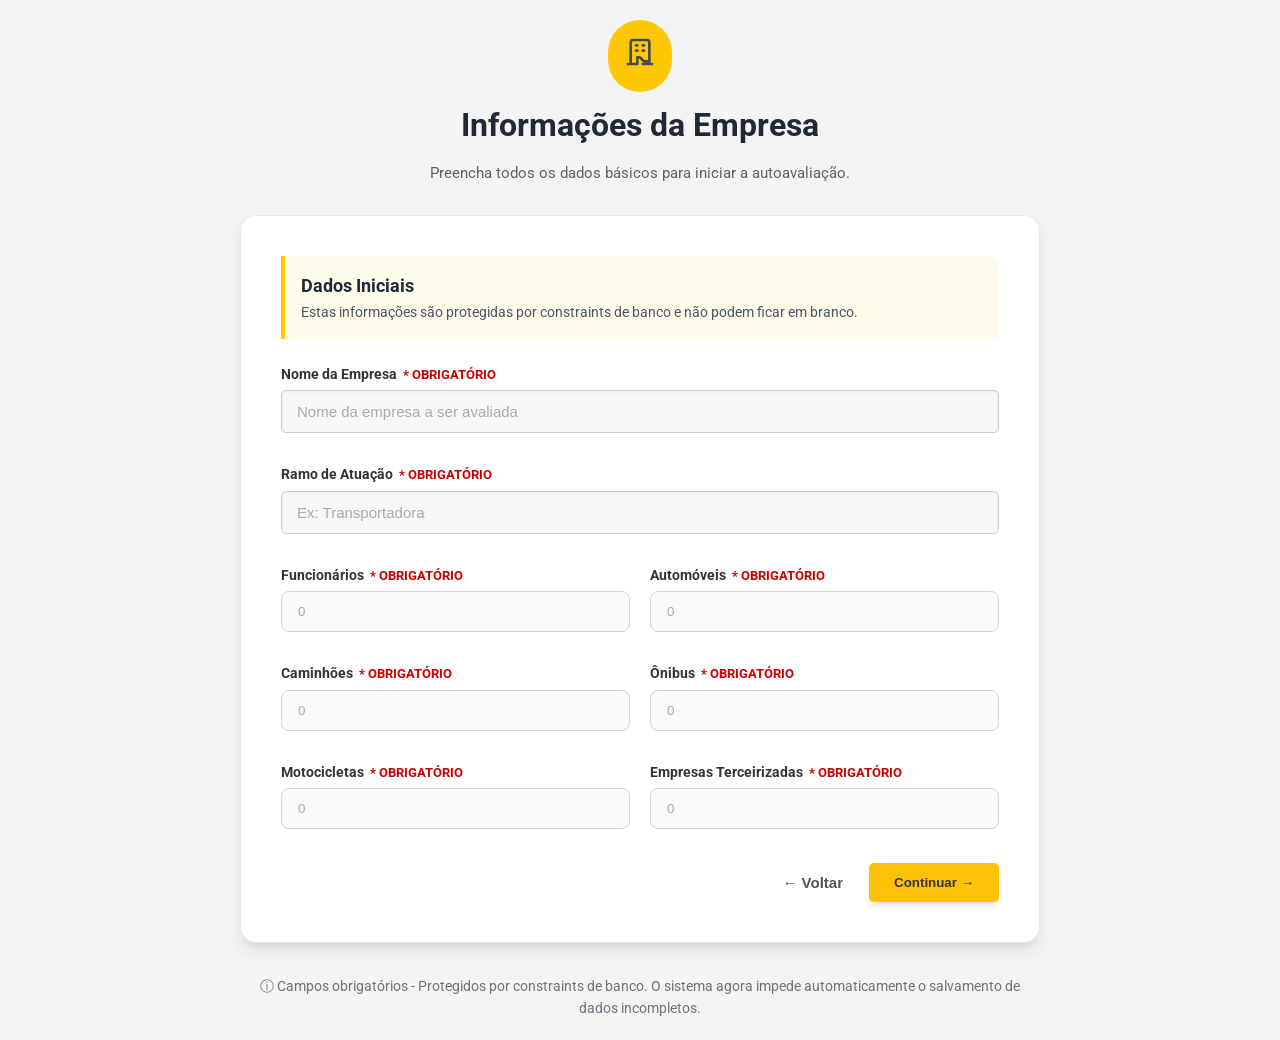
<file: index.html>
<!DOCTYPE html>
<html lang="pt-BR">

<head>
    <meta charset="UTF-8">
    <meta name="viewport" content="width=device-width, initial-scale=1.0">
    <title>Informações do Município - PNATRANS</title>

    <link rel="stylesheet" href="style.css">

    <link rel="preconnect" href="https://fonts.googleapis.com">
    <link rel="preconnect" href="https://fonts.gstatic.com" crossorigin>
    <link href="https://fonts.googleapis.com/css2?family=Roboto:wght@400;500;700&display=swap" rel="stylesheet">

</head>

<body>

    <main>

        <header>
            <div class="icon-circle">
                <svg xmlns="http://www.w3.org/2000/svg" class="icon-svg" fill="none" viewBox="0 0 24 24"
                    stroke="currentColor">
                    <path stroke-linecap="round" stroke-linejoin="round"
                        d="M19 21V5a2 2 0 00-2-2H7a2 2 0 00-2 2v16m14 0h2m-2 0h-5m-9 0H3m2 0h5M9 7h1m-1 4h1m4-4h1m-1 4h1m-5 10v-5h1.586a1 1 0 01.707.293l2.414 2.414a1 1 0 00.707.293H17.5" />
                </svg>
            </div>
            <h1>Informações da Empresa</h1>
            <p style="font-size: 15px; color: #616161; margin-top: 10px;">Preencha todos os dados básicos para iniciar a
                autoavaliação.</p>
        </header>

        <div class="form-card">
            <form id="empresa-form">
                <div class="alerta-iniciais">
                    <h2>Dados Iniciais</h2>
                    <p>Estas informações são protegidas por constraints de banco e não podem ficar em branco.</p>
                </div>

                <div class="formulario-grid">
                    <!-- nome empresa -->
                    <div class="input-field coluna-completa">
                        <label for="nome-empresa">Nome da Empresa <span class="obrigatorio">*
                                OBRIGATÓRIO</span></label>
                        <input type="text" id="nome-empresa" name="nome-empresa" required
                            placeholder="Nome da empresa a ser avaliada">
                    </div>

                    <!-- setor -->
                    <div class="input-field coluna-completa">
                        <label for="ramo">Ramo de Atuação <span class="obrigatorio">* OBRIGATÓRIO</span></label>
                        <input type="text" id="setor" name="setor" required placeholder="Ex: Transportadora">
                    </div>

                    <!-- quantidade de funcionários -->
                    <div class="input-field">
                        <label for="qtd_funcionarios">Funcionários <span class="obrigatorio">*
                                OBRIGATÓRIO</span></label>
                        <input type="number" id="qtd_funcionarios" name="qtd_funcionarios" required placeholder="0">
                    </div>

                    <!-- quantidade de automóveis -->
                    <div class="input-field">
                        <label for="qtd_automovel">Automóveis <span class="obrigatorio">* OBRIGATÓRIO</span></label>
                        <input type="number" id="qtd_automovel" name="qtd_automovel" required placeholder="0">
                    </div>

                    <!-- quantidade de caminhões -->
                    <div class="input-field">
                        <label for="qtd_caminhao">Caminhões <span class="obrigatorio">* OBRIGATÓRIO</span></label>
                        <input type="number" id="qtd_caminhao" name="qtd_caminhao" required placeholder="0">
                    </div>

                    <!-- quantidade de ônibus -->
                    <div class="input-field">
                        <label for="qtd_onibus">Ônibus <span class="obrigatorio">* OBRIGATÓRIO</span></label>
                        <input type="number" id="qtd_onibus" name="qtd_onibus" required placeholder="0">
                    </div>

                    <!-- quantidade de motocicletas -->
                    <div class="input-field">
                        <label for="qtd_motocicleta">Motocicletas <span class="obrigatorio">* OBRIGATÓRIO</span></label>
                        <input type="number" id="qtd_motocicleta" name="qtd_motocicleta" required placeholder="0">
                    </div>

                    <!-- quantidade de empresas terceirizadas -->
                    <div class="input-field">
                        <label for="qtd_empresa_terceirizada">Empresas Terceirizadas <span class="obrigatorio">*
                                OBRIGATÓRIO</span></label>
                        <input type="number" id="qtd_empresa_terceirizada" name="qtd_empresa_terceirizada" required
                            placeholder="0">
                    </div>
                </div>

                <div class="botoes-container">
                    <button type="button" class="btn btn-voltar">
                        ← Voltar
                    </button>
                    <button type="submit" class="btn btn-continuar">
                        Continuar →
                    </button>
                </div>
            </form>
        </div>

        <footer>
            <p>ⓘ Campos obrigatórios - Protegidos por constraints de banco. O sistema agora impede automaticamente o
                salvamento de dados incompletos.</p>
        </footer>
    </main>

    <script>
        document.getElementById("empresa-form").addEventListener("submit", function (e) {
            e.preventDefault();

            const formData = new FormData(this);
            const data = {};

            formData.forEach((v, k) => data[k] = v);

            localStorage.setItem("empresa_form", JSON.stringify(data));

            // Não envia ao banco aqui. Apenas segue para próximo passo.
            window.location.href = "especificacoes.html";
        });

        // Se voltar para página, restaurar valores
        window.addEventListener("DOMContentLoaded", () => {
            const saved = localStorage.getItem("empresa_form");
            if (!saved) return;
            const data = JSON.parse(saved);
            Object.entries(data).forEach(([k, v]) => {
                const input = document.querySelector(`[name="${k}"]`);
                if (input) input.value = v;
            });
        });
    </script>



</body>

</html>
</file>
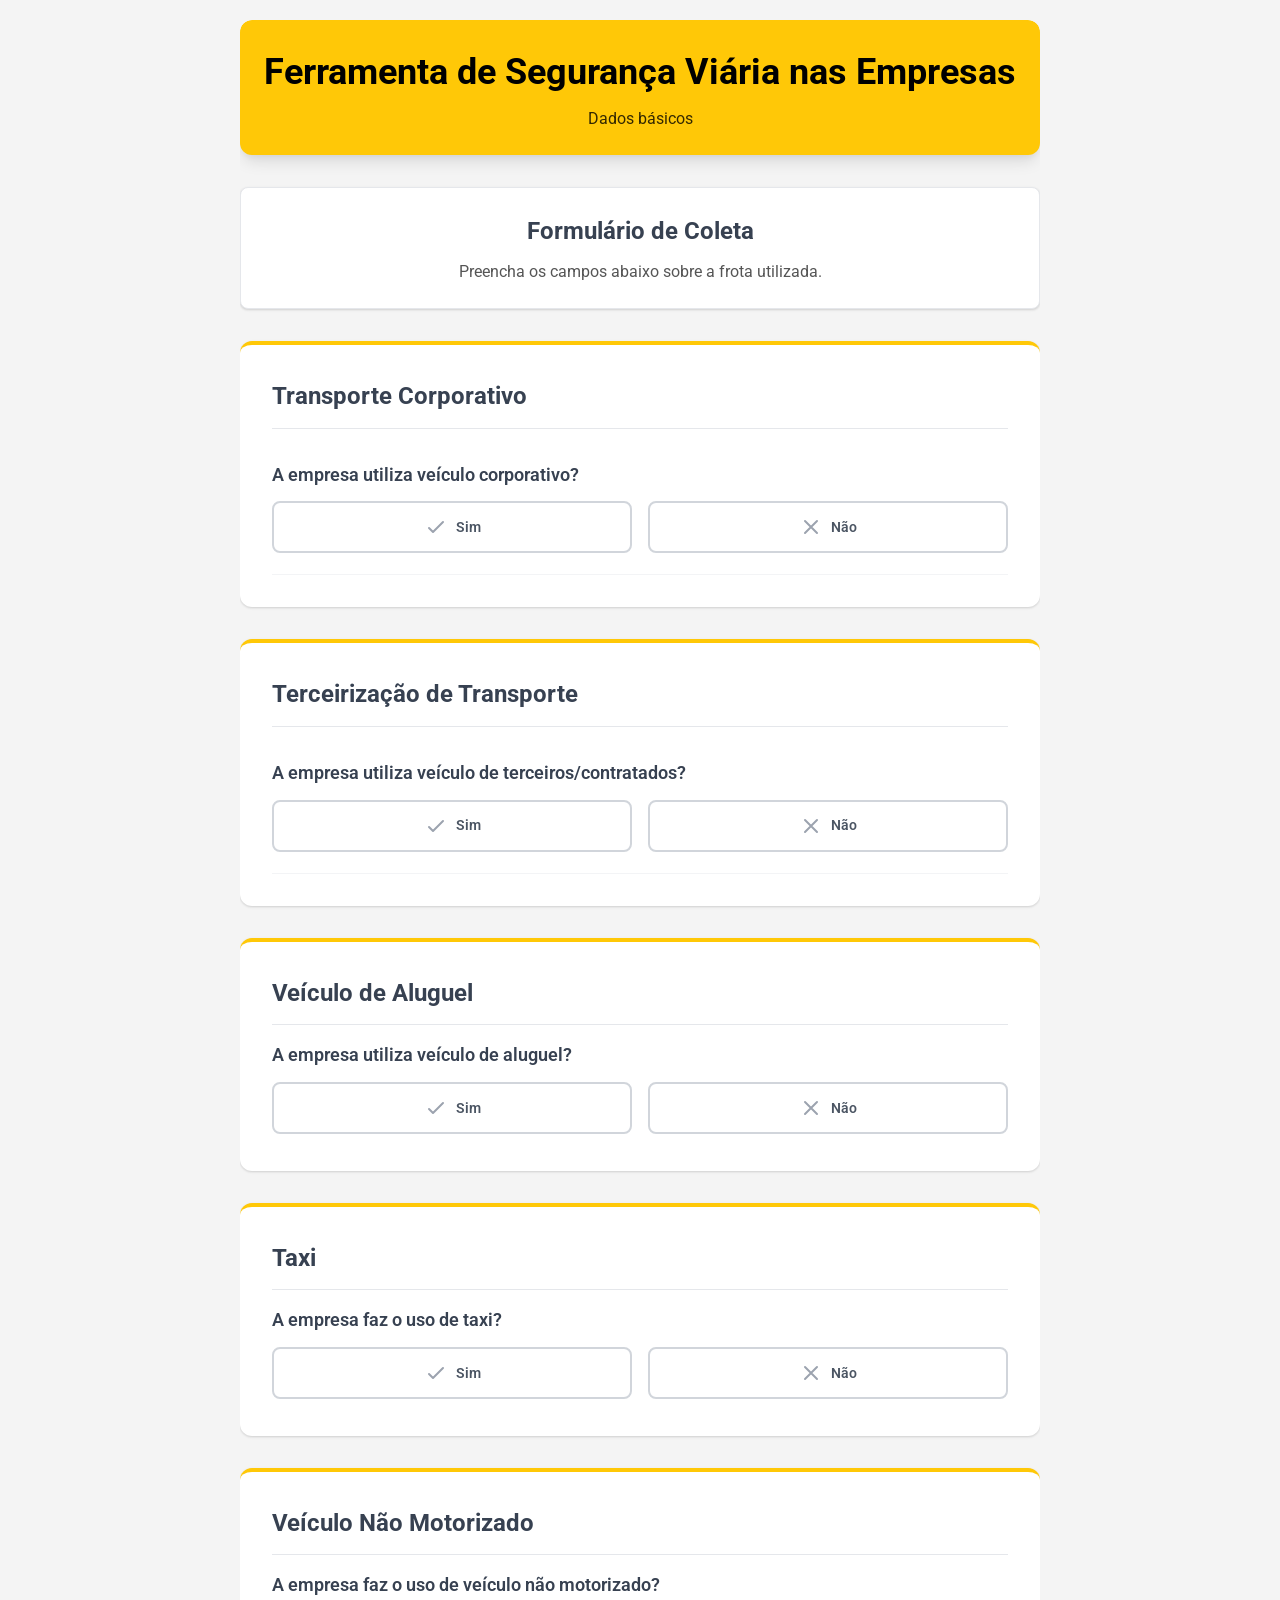
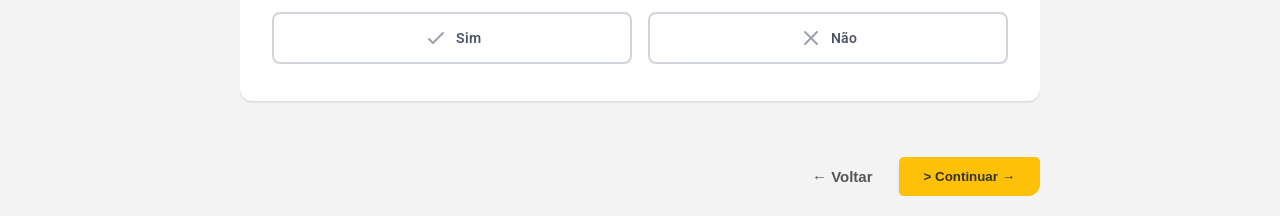
<file: especificacoes.html>
<!DOCTYPE html>
<html lang="pt-BR">

<head>
    <meta charset="UTF-8">
    <meta name="viewport" content="width=device-width, initial-scale=1.0">
    <title>Especificações da Empresa</title>

    <link rel="stylesheet" href="style.css">

    <link rel="preconnect" href="https://fonts.googleapis.com">
    <link rel="preconnect" href="https://fonts.gstatic.com" crossorigin>
    <link href="https://fonts.googleapis.com/css2?family=Roboto:wght@400;500;700&display=swap" rel="stylesheet">
    <link rel="stylesheet" href="https://cdnjs.cloudflare.com/ajax/libs/font-awesome/6.0.0-beta3/css/all.min.css">
</head>

<body>
    <div class="container">

        <header class="header-esp">
            <h1>Ferramenta de Segurança Viária nas Empresas</h1>
            <p>Dados básicos</p>
        </header>

        <main class="main-content">
            <form id="especificacoes-form" class="form-container">

                <div class="card-info intro-card">
                    <h2>Formulário de Coleta</h2>
                    <p>Preencha os campos abaixo sobre a frota utilizada.</p>
                </div>

                <div id="questionnaire-container" class="questionnaire-container">

                    <div class="question-block">
                        <h2 class="block-title">Transporte Corporativo</h2>

                        <div class="question-group">
                            <h4 class="question-title">A empresa utiliza veículo corporativo?</h4>
                            <div class="radio-options">
                                <label class="custom-option-label">
                                    <input type="radio" name="q1_veiculo_corporativo" value="true" class="sr-only">
                                    <svg xmlns="http://www.w3.org/2000/svg" class="option-icon" fill="none"
                                        viewBox="0 0 24 24" stroke="currentColor" stroke-width="2">
                                        <path stroke-linecap="round" stroke-linejoin="round" d="M5 13l4 4L19 7" />
                                    </svg>
                                    <span class="option-text">Sim</span>
                                </label>
                                <label class="custom-option-label">
                                    <input type="radio" name="q1_veiculo_corporativo" value="false" class="sr-only">
                                    <svg xmlns="http://www.w3.org/2000/svg" class="option-icon" fill="none"
                                        viewBox="0 0 24 24" stroke="currentColor" stroke-width="2">
                                        <path stroke-linecap="round" stroke-linejoin="round" d="M6 18L18 6M6 6l12 12" />
                                    </svg>
                                    <span class="option-text">Não</span>
                                </label>
                            </div>
                        </div>

                        <div id="conditional-block-1" class="conditional-block dashed-border-top">

                            <div class="question-group">
                                <h4 class="question-title">A empresa faz o uso de ônibus?</h4>
                                <div class="radio-options">
                                    <label class="custom-option-label">
                                        <input type="radio" name="q8_onibus_corp" value="true" class="sr-only">
                                        <svg xmlns="http://www.w3.org/2000/svg" class="option-icon" fill="none"
                                            viewBox="0 0 24 24" stroke="currentColor" stroke-width="2">
                                            <path stroke-linecap="round" stroke-linejoin="round" d="M5 13l4 4L19 7" />
                                        </svg>
                                        <span class="option-text">Sim</span>
                                    </label>
                                    <label class="custom-option-label">
                                        <input type="radio" name="q8_onibus_corp" value="false" class="sr-only">
                                        <svg xmlns="http://www.w3.org/2000/svg" class="option-icon" fill="none"
                                            viewBox="0 0 24 24" stroke="currentColor" stroke-width="2">
                                            <path stroke-linecap="round" stroke-linejoin="round"
                                                d="M6 18L18 6M6 6l12 12" />
                                        </svg>
                                        <span class="option-text">Não</span>
                                    </label>
                                </div>
                                <div class="input-field conditional-sub-input" data-input-for="q8_onibus_corp">
                                    <label for="qtd_onibus_corp">Quantidade de Ônibus <span class="obrigatorio">*
                                            OBRIGATÓRIO</span></label>
                                    <input type="number" id="qtd_onibus_corp" name="qtd_onibus_corp" placeholder="0"
                                        min="0">
                                </div>
                            </div>

                            <div class="question-group dashed-border-top">
                                <h4 class="question-title">A empresa faz o uso de motocicleta?</h4>
                                <div class="radio-options">
                                    <label class="custom-option-label">
                                        <input type="radio" name="q9_moto_corp" value="true" class="sr-only">
                                        <svg xmlns="http://www.w3.org/2000/svg" class="option-icon" fill="none"
                                            viewBox="0 0 24 24" stroke="currentColor" stroke-width="2">
                                            <path stroke-linecap="round" stroke-linejoin="round" d="M5 13l4 4L19 7" />
                                        </svg>
                                        <span class="option-text">Sim</span>
                                    </label>
                                    <label class="custom-option-label">
                                        <input type="radio" name="q9_moto_corp" value="false" class="sr-only">
                                        <svg xmlns="http://www.w3.org/2000/svg" class="option-icon" fill="none"
                                            viewBox="0 0 24 24" stroke="currentColor" stroke-width="2">
                                            <path stroke-linecap="round" stroke-linejoin="round"
                                                d="M6 18L18 6M6 6l12 12" />
                                        </svg>
                                        <span class="option-text">Não</span>
                                    </label>
                                </div>
                                <div class="input-field conditional-sub-input" data-input-for="q9_moto_corp">
                                    <label for="qtd_moto_corp">Quantidade de Ônibus <span class="obrigatorio">*
                                            OBRIGATÓRIO</span></label>
                                    <input type="number" id="qtd_moto_corp" name="qtd_moto_corp" placeholder="0"
                                        min="0">
                                </div>
                            </div>

                            <div class="question-group dashed-border-top">
                                <h4 class="question-title">O veículo corporativo é dirigido por motorista NÃO
                                    profissional?
                                </h4>
                                <div class="radio-options">
                                    <label class="custom-option-label">
                                        <input type="radio" name="q2b_motorista_nao_profissional" value="true"
                                            class="sr-only">
                                        <svg xmlns="http://www.w3.org/2000/svg" class="option-icon" fill="none"
                                            viewBox="0 0 24 24" stroke="currentColor" stroke-width="2">
                                            <path stroke-linecap="round" stroke-linejoin="round" d="M5 13l4 4L19 7" />
                                        </svg>
                                        <span class="option-text">Sim</span>
                                    </label>
                                    <label class="custom-option-label">
                                        <input type="radio" name="q2b_motorista_nao_profissional" value="false"
                                            class="sr-only">
                                        <svg xmlns="http://www.w3.org/2000/svg" class="option-icon" fill="none"
                                            viewBox="0 0 24 24" stroke="currentColor" stroke-width="2">
                                            <path stroke-linecap="round" stroke-linejoin="round"
                                                d="M6 18L18 6M6 6l12 12" />
                                        </svg>
                                        <span class="option-text">Não</span>
                                    </label>
                                </div>

                                <div class="input-field conditional-sub-input"
                                    data-input-for="q2b_motorista_nao_profissional">
                                    <label for="qtd_motorista_nao_profissional">Quantidade de motoristas NÃO
                                        profissionais <span class="obrigatorio">* OBRIGATÓRIO</span></label>
                                    <input type="number" id="qtd_motorista_nao_profissional"
                                        name="qtd_motorista_nao_profissional" placeholder="0" min="0">
                                </div>

                            </div>

                            <div class="question-group dashed-border-top">
                                <h4 class="question-title">O veículo corporativo é dirigido por motorista profissional?
                                </h4>
                                <div class="radio-options">
                                    <label class="custom-option-label">
                                        <input type="radio" name="q2a_motorista_profissional" value="true"
                                            class="sr-only">
                                        <svg xmlns="http://www.w3.org/2000/svg" class="option-icon" fill="none"
                                            viewBox="0 0 24 24" stroke="currentColor" stroke-width="2">
                                            <path stroke-linecap="round" stroke-linejoin="round" d="M5 13l4 4L19 7" />
                                        </svg>
                                        <span class="option-text">Sim</span>
                                    </label>
                                    <label class="custom-option-label">
                                        <input type="radio" name="q2a_motorista_profissional" value="false"
                                            class="sr-only">
                                        <svg xmlns="http://www.w3.org/2000/svg" class="option-icon" fill="none"
                                            viewBox="0 0 24 24" stroke="currentColor" stroke-width="2">
                                            <path stroke-linecap="round" stroke-linejoin="round"
                                                d="M6 18L18 6M6 6l12 12" />
                                        </svg>
                                        <span class="option-text">Não</span>
                                    </label>
                                </div>

                                <div class="input-field conditional-sub-input"
                                    data-input-for="q2a_motorista_profissional">
                                    <label for="qtd_motorista_profissional">Quantidade de motoristas profissionais <span
                                            class="obrigatorio">* OBRIGATÓRIO</span></label>
                                    <input type="number" id="qtd_motorista_profissional"
                                        name="qtd_motorista_profissional" placeholder="0" min="0">
                                </div>

                            </div>


                            <div id="conditional-block-2" class="conditional-block dashed-border-top">

                                <h4 class="question-title">Quais tipos de veículo corporativo são utilizados por
                                    motoristas profissionais?</h4>
                                <p class="description-text">Responda Sim/Não para cada tipo de veículo listado abaixo:
                                </p>

                                <div class="question-group">
                                    <h4 class="question-title">Há uso de Caminhão? </h4>
                                    <div class="radio-options">
                                        <label class="custom-option-label">
                                            <input type="radio" name="q3a_caminhao" value="true" class="sr-only">
                                            <svg xmlns="http://www.w3.org/2000/svg" class="option-icon" fill="none"
                                                viewBox="0 0 24 24" stroke="currentColor" stroke-width="2">
                                                <path stroke-linecap="round" stroke-linejoin="round"
                                                    d="M5 13l4 4L19 7" />
                                            </svg>
                                            <span class="option-text">Sim</span>
                                        </label>
                                        <label class="custom-option-label">
                                            <input type="radio" name="q3a_caminhao" value="false" class="sr-only">
                                            <svg xmlns="http://www.w3.org/2000/svg" class="option-icon" fill="none"
                                                viewBox="0 0 24 24" stroke="currentColor" stroke-width="2">
                                                <path stroke-linecap="round" stroke-linejoin="round"
                                                    d="M6 18L18 6M6 6l12 12" />
                                            </svg>
                                            <span class="option-text">Não</span>
                                        </label>
                                    </div>

                                    <div id="sub-caminhao-block" class="conditional-block dashed-border-top">

                                        <div class="question-group-sub">
                                            <h5 class="sub-question-title">O caminhão carrega Cargas Perigosas?</h5>
                                            <div class="radio-options-sub">
                                                <label class="custom-option-label-sub">
                                                    <input type="radio" name="q3aa_caminhao_cargas_perigosas"
                                                        value="true" class="sr-only">
                                                    <svg xmlns="http://www.w3.org/2000/svg" class="option-icon"
                                                        fill="none" viewBox="0 0 24 24" stroke="currentColor"
                                                        stroke-width="2">
                                                        <path stroke-linecap="round" stroke-linejoin="round"
                                                            d="M5 13l4 4L19 7" />
                                                    </svg>
                                                    <span class="option-text">Sim</span>
                                                </label>
                                                <label class="custom-option-label-sub">
                                                    <input type="radio" name="q3aa_caminhao_cargas_perigosas"
                                                        value="false" class="sr-only">
                                                    <svg xmlns="http://www.w3.org/2000/svg" class="option-icon"
                                                        fill="none" viewBox="0 0 24 24" stroke="currentColor"
                                                        stroke-width="2">
                                                        <path stroke-linecap="round" stroke-linejoin="round"
                                                            d="M6 18L18 6M6 6l12 12" />
                                                    </svg>
                                                    <span class="option-text">Não</span>
                                                </label>
                                            </div>

                                            <div class="input-field conditional-sub-input"
                                                data-input-for="q3aa_caminhao_cargas_perigosas">
                                                <label for="qtd_caminhao_perigosa">Caminhões Carga Perigosa <span
                                                        class="obrigatorio">* OBRIGATÓRIO</span></label>
                                                <input type="number" id="qtd_caminhao_perigosa"
                                                    name="qtd_caminhao_perigosa" placeholder="0" min="0">
                                            </div>
                                        </div>

                                        <div class="question-group-sub">
                                            <h5 class="sub-question-title">O caminhão carrega Cargas Não Perigosas?
                                            </h5>
                                            <div class="radio-options-sub">
                                                <label class="custom-option-label-sub">
                                                    <input type="radio" name="q3ab_caminhao_cargas_nao_perigosas"
                                                        value="true" class="sr-only">
                                                    <svg xmlns="http://www.w3.org/2000/svg" class="option-icon"
                                                        fill="none" viewBox="0 0 24 24" stroke="currentColor"
                                                        stroke-width="2">
                                                        <path stroke-linecap="round" stroke-linejoin="round"
                                                            d="M5 13l4 4L19 7" />
                                                    </svg>
                                                    <span class="option-text">Sim</span>
                                                </label>
                                                <label class="custom-option-label-sub">
                                                    <input type="radio" name="q3ab_caminhao_cargas_nao_perigosas"
                                                        value="false" class="sr-only">
                                                    <svg xmlns="http://www.w3.org/2000/svg" class="option-icon"
                                                        fill="none" viewBox="0 0 24 24" stroke="currentColor"
                                                        stroke-width="2">
                                                        <path stroke-linecap="round" stroke-linejoin="round"
                                                            d="M6 18L18 6M6 6l12 12" />
                                                    </svg>
                                                    <span class="option-text">Não</span>
                                                </label>
                                            </div>

                                            <div class="input-field conditional-sub-input"
                                                data-input-for="q3ab_caminhao_cargas_nao_perigosas">
                                                <label for="qtd_caminhao_nao_perigosa">Caminhões Carga Não Perigosa
                                                    <span class="obrigatorio">* OBRIGATÓRIO</span></label>
                                                <input type="number" id="qtd_caminhao_nao_perigosa"
                                                    name="qtd_caminhao_nao_perigosa" placeholder="0" min="0">
                                            </div>
                                        </div>
                                    </div>
                                </div>

                                <div class="question-group">
                                    <h4 class="question-title">Há uso de Automóvel? </h4>
                                    <div class="radio-options">
                                        <label class="custom-option-label">
                                            <input type="radio" name="q3b_automovel" value="true" class="sr-only">
                                            <svg xmlns="http://www.w3.org/2000/svg" class="option-icon" fill="none"
                                                viewBox="0 0 24 24" stroke="currentColor" stroke-width="2">
                                                <path stroke-linecap="round" stroke-linejoin="round"
                                                    d="M5 13l4 4L19 7" />
                                            </svg>
                                            <span class="option-text">Sim</span>
                                        </label>
                                        <label class="custom-option-label">
                                            <input type="radio" name="q3b_automovel" value="false" class="sr-only">
                                            <svg xmlns="http://www.w3.org/2000/svg" class="option-icon" fill="none"
                                                viewBox="0 0 24 24" stroke="currentColor" stroke-width="2">
                                                <path stroke-linecap="round" stroke-linejoin="round"
                                                    d="M6 18L18 6M6 6l12 12" />
                                            </svg>
                                            <span class="option-text">Não</span>
                                        </label>
                                    </div>

                                    <div id="sub-automovel-block" class="conditional-block dashed-border-top">
                                        <div class="question-group-sub">
                                            <h5 class="sub-question-title">O automóvel carrega cargas perigosas? </h5>
                                            <div class="radio-options-sub">
                                                <label class="custom-option-label-sub">
                                                    <input type="radio" name="q3ba_automovel_cargas_perigosas"
                                                        value="true" class="sr-only">
                                                    <svg xmlns="http://www.w3.org/2000/svg" class="option-icon"
                                                        fill="none" viewBox="0 0 24 24" stroke="currentColor"
                                                        stroke-width="2">
                                                        <path stroke-linecap="round" stroke-linejoin="round"
                                                            d="M5 13l4 4L19 7" />
                                                    </svg>
                                                    <span class="option-text">Sim</span>
                                                </label>
                                                <label class="custom-option-label-sub">
                                                    <input type="radio" name="q3ba_automovel_cargas_perigosas"
                                                        value="false" class="sr-only">
                                                    <svg xmlns="http://www.w3.org/2000/svg" class="option-icon"
                                                        fill="none" viewBox="0 0 24 24" stroke="currentColor"
                                                        stroke-width="2">
                                                        <path stroke-linecap="round" stroke-linejoin="round"
                                                            d="M6 18L18 6M6 6l12 12" />
                                                    </svg>
                                                    <span class="option-text">Não</span>
                                                </label>
                                            </div>

                                            <div class="input-field conditional-sub-input"
                                                data-input-for="q3ba_automovel_cargas_perigosas">
                                                <label for="qtd_automovel_cargas_perigosas">Automóvel Cargas Perigosas
                                                    <span class="obrigatorio">* OBRIGATÓRIO</span></label>
                                                <input type="number" id="qtd_automovel_cargas_perigosas"
                                                    name="qtd_automovel_cargas_perigosas" placeholder="0" min="0">
                                            </div>
                                        </div>

                                        <div class="question-group-sub">
                                            <h5 class="sub-question-title">O automóvel carrega cargas não perigosas?
                                            </h5>
                                            <div class="radio-options-sub">
                                                <label class="custom-option-label-sub">
                                                    <input type="radio" name="q3bb_automovel_cargas_nao_perigosas"
                                                        value="true" class="sr-only">
                                                    <svg xmlns="http://www.w3.org/2000/svg" class="option-icon"
                                                        fill="none" viewBox="0 0 24 24" stroke="currentColor"
                                                        stroke-width="2">
                                                        <path stroke-linecap="round" stroke-linejoin="round"
                                                            d="M5 13l4 4L19 7" />
                                                    </svg>
                                                    <span class="option-text">Sim</span>
                                                </label>
                                                <label class="custom-option-label-sub">
                                                    <input type="radio" name="q3bb_automovel_cargas_nao_perigosas"
                                                        value="false" class="sr-only">
                                                    <svg xmlns="http://www.w3.org/2000/svg" class="option-icon"
                                                        fill="none" viewBox="0 0 24 24" stroke="currentColor"
                                                        stroke-width="2">
                                                        <path stroke-linecap="round" stroke-linejoin="round"
                                                            d="M6 18L18 6M6 6l12 12" />
                                                    </svg>
                                                    <span class="option-text">Não</span>
                                                </label>
                                            </div>
                                        </div>
                                        <div class="input-field conditional-sub-input"
                                            data-input-for="q3bb_automovel_cargas_nao_perigosas">
                                            <label for="qtd_automovel_cargas_nao_perigosas">Automóvel Cargas Não
                                                Perigosas
                                                <span class="obrigatorio">* OBRIGATÓRIO</span></label>
                                            <input type="number" id="qtd_automovel_cargas_nao_perigosas"
                                                name="qtd_automovel_cargas_nao_perigosas" placeholder="0" min="0">
                                        </div>

                                        <div class="question-group-sub">
                                            <h5 class="sub-question-title">O automóvel carrega passageiros?</h5>
                                            <div class="radio-options-sub">
                                                <label class="custom-option-label-sub">
                                                    <input type="radio" name="q3bc_automovel_passageiros" value="true"
                                                        class="sr-only">
                                                    <svg xmlns="http://www.w3.org/2000/svg" class="option-icon"
                                                        fill="none" viewBox="0 0 24 24" stroke="currentColor"
                                                        stroke-width="2">
                                                        <path stroke-linecap="round" stroke-linejoin="round"
                                                            d="M5 13l4 4L19 7" />
                                                    </svg>
                                                    <span class="option-text">Sim</span>
                                                </label>
                                                <label class="custom-option-label-sub">
                                                    <input type="radio" name="q3bc_automovel_passageiros" value="false"
                                                        class="sr-only">
                                                    <svg xmlns="http://www.w3.org/2000/svg" class="option-icon"
                                                        fill="none" viewBox="0 0 24 24" stroke="currentColor"
                                                        stroke-width="2">
                                                        <path stroke-linecap="round" stroke-linejoin="round"
                                                            d="M6 18L18 6M6 6l12 12" />
                                                    </svg>
                                                    <span class="option-text">Não</span>
                                                </label>
                                            </div>
                                        </div>

                                        <div class="input-field conditional-sub-input"
                                            data-input-for="q3bc_automovel_passageiros">
                                            <label for="qtd_automovel_passageiros">Automóvel Passageiros
                                                <span class="obrigatorio">* OBRIGATÓRIO</span></label>
                                            <input type="number" id="qtd_automovel_passageiros"
                                                name="qtd_automovel_passageiros" placeholder="0" min="0">
                                        </div>


                                    </div>
                                </div>
                            </div>
                        </div>
                    </div>

                    <div class="question-block">
                        <h2 class="block-title">Terceirização de Transporte</h2>

                        <div class="question-group">
                            <h4 class="question-title">A empresa utiliza veículo de terceiros/contratados?</h4>
                            <div class="radio-options">
                                <label class="custom-option-label">
                                    <input type="radio" name="q4_veiculo_terceiros" value="true" class="sr-only">
                                    <svg xmlns="http://www.w3.org/2000/svg" class="option-icon" fill="none"
                                        viewBox="0 0 24 24" stroke="currentColor" stroke-width="2">
                                        <path stroke-linecap="round" stroke-linejoin="round" d="M5 13l4 4L19 7" />
                                    </svg>
                                    <span class="option-text">Sim</span>
                                </label>
                                <label class="custom-option-label">
                                    <input type="radio" name="q4_veiculo_terceiros" value="false" class="sr-only">
                                    <svg xmlns="http://www.w3.org/2000/svg" class="option-icon" fill="none"
                                        viewBox="0 0 24 24" stroke="currentColor" stroke-width="2">
                                        <path stroke-linecap="round" stroke-linejoin="round" d="M6 18L18 6M6 6l12 12" />
                                    </svg>
                                    <span class="option-text">Não</span>
                                </label>
                            </div>
                        </div>


                        <div id="conditional-block-3" class="conditional-block dashed-border-top">

                            <div class="question-group">
                                <h4 class="question-title">A empresa faz o uso de ônibus?</h4>
                                <div class="radio-options">
                                    <label class="custom-option-label">
                                        <input type="radio" name="q10_onibus_terceiros" value="true" class="sr-only">
                                        <svg xmlns="http://www.w3.org/2000/svg" class="option-icon" fill="none"
                                            viewBox="0 0 24 24" stroke="currentColor" stroke-width="2">
                                            <path stroke-linecap="round" stroke-linejoin="round" d="M5 13l4 4L19 7" />
                                        </svg>
                                        <span class="option-text">Sim</span>
                                    </label>
                                    <label class="custom-option-label">
                                        <input type="radio" name="q10_onibus_terceiros" value="false" class="sr-only">
                                        <svg xmlns="http://www.w3.org/2000/svg" class="option-icon" fill="none"
                                            viewBox="0 0 24 24" stroke="currentColor" stroke-width="2">
                                            <path stroke-linecap="round" stroke-linejoin="round"
                                                d="M6 18L18 6M6 6l12 12" />
                                        </svg>
                                        <span class="option-text">Não</span>
                                    </label>
                                </div>
                                <div class="input-field conditional-sub-input" data-input-for="q10_onibus_terceiros">
                                    <label for="q10_onibus_terceiros">Quantidade de Ônibus <span class="obrigatorio">*
                                            OBRIGATÓRIO</span></label>
                                    <input type="number" id="qtd_onibus_terceiros" name="qtd_onibus_terceiros"
                                        placeholder="0" min="0">
                                </div>
                            </div>

                            <div class="question-group dashed-border-top">
                                <h4 class="question-title">A empresa faz o uso de motocicleta?</h4>
                                <div class="radio-options">
                                    <label class="custom-option-label">
                                        <input type="radio" name="q11_moto_terceiros" value="true" class="sr-only">
                                        <svg xmlns="http://www.w3.org/2000/svg" class="option-icon" fill="none"
                                            viewBox="0 0 24 24" stroke="currentColor" stroke-width="2">
                                            <path stroke-linecap="round" stroke-linejoin="round" d="M5 13l4 4L19 7" />
                                        </svg>
                                        <span class="option-text">Sim</span>
                                    </label>
                                    <label class="custom-option-label">
                                        <input type="radio" name="q11_moto_terceiros" value="false" class="sr-only">
                                        <svg xmlns="http://www.w3.org/2000/svg" class="option-icon" fill="none"
                                            viewBox="0 0 24 24" stroke="currentColor" stroke-width="2">
                                            <path stroke-linecap="round" stroke-linejoin="round"
                                                d="M6 18L18 6M6 6l12 12" />
                                        </svg>
                                        <span class="option-text">Não</span>
                                    </label>
                                </div>
                                <div class="input-field conditional-sub-input" data-input-for="q11_moto_terceiros">
                                    <label for="qtd_onibus_terceiros">Quantidade de Motocicletas <span class="obrigatorio">*
                                            OBRIGATÓRIO</span></label>
                                    <input type="number" id="qtd_moto_terceiros" name="qtd_moto_terceiros"
                                        placeholder="0" min="0">
                                </div>
                            </div>

                            <h4 class="question-title">Quais tipos de veículo de terceiros são utilizados?</h4>
                            <p class="description-text">Responda Sim/Não para cada tipo de veículo listado abaixo:</p>

                            <div class="question-group-sub">
                                <h5 class="sub-question-title">Há uso de Caminhão de Terceiros? </h5>
                                <div class="radio-options-sub">
                                    <label class="custom-option-label-sub">
                                        <input type="radio" name="q4a_caminhao_terceiros" value="true" class="sr-only">
                                        <svg xmlns="http://www.w3.org/2000/svg" class="option-icon" fill="none"
                                            viewBox="0 0 24 24" stroke="currentColor" stroke-width="2">
                                            <path stroke-linecap="round" stroke-linejoin="round" d="M5 13l4 4L19 7" />
                                        </svg>
                                        <span class="option-text">Sim</span>
                                    </label>
                                    <label class="custom-option-label-sub">
                                        <input type="radio" name="q4a_caminhao_terceiros" value="false" class="sr-only">
                                        <svg xmlns="http://www.w3.org/2000/svg" class="option-icon" fill="none"
                                            viewBox="0 0 24 24" stroke="currentColor" stroke-width="2">
                                            <path stroke-linecap="round" stroke-linejoin="round"
                                                d="M6 18L18 6M6 6l12 12" />
                                        </svg>
                                        <span class="option-text">Não</span>
                                    </label>
                                </div>

                                <div id="sub-caminhao-block-terc" class="conditional-block dashed-border-top">

                                    <div class="question-group-sub">
                                        <h5 class="sub-question-title">O caminhão carrega Cargas Perigosas?</h5>
                                        <div class="radio-options-sub">
                                            <label class="custom-option-label-sub">
                                                <input type="radio" name="q4aa_caminhao_terc_cargas_perigosas"
                                                    value="true" class="sr-only">
                                                <svg xmlns="http://www.w3.org/2000/svg" class="option-icon" fill="none"
                                                    viewBox="0 0 24 24" stroke="currentColor" stroke-width="2">
                                                    <path stroke-linecap="round" stroke-linejoin="round"
                                                        d="M5 13l4 4L19 7" />
                                                </svg>
                                                <span class="option-text">Sim</span>
                                            </label>
                                            <label class="custom-option-label-sub">
                                                <input type="radio" name="q4aa_caminhao_terc_cargas_perigosas"
                                                    value="false" class="sr-only">
                                                <svg xmlns="http://www.w3.org/2000/svg" class="option-icon" fill="none"
                                                    viewBox="0 0 24 24" stroke="currentColor" stroke-width="2">
                                                    <path stroke-linecap="round" stroke-linejoin="round"
                                                        d="M6 18L18 6M6 6l12 12" />
                                                </svg>
                                                <span class="option-text">Não</span>
                                            </label>
                                        </div>
                                        <div class="input-field conditional-sub-input"
                                            data-input-for="q4aa_caminhao_terc_cargas_perigosas">
                                            <label for="qtd_caminhao_terc_perigosa">Caminhões Carga Perigosa <span
                                                    class="obrigatorio">* OBRIGATÓRIO</span></label>
                                            <input type="number" id="qtd_caminhao_terc_perigosa"
                                                name="qtd_caminhao_terc_perigosa" placeholder="0" min="0">
                                        </div>
                                    </div>

                                    <div class="question-group-sub">
                                        <h5 class="sub-question-title">O caminhão carrega Cargas Não Perigosas?
                                        </h5>
                                        <div class="radio-options-sub">
                                            <label class="custom-option-label-sub">
                                                <input type="radio" name="q4ab_caminhao_terc_cargas_nao_perigosas"
                                                    value="true" class="sr-only">
                                                <svg xmlns="http://www.w3.org/2000/svg" class="option-icon" fill="none"
                                                    viewBox="0 0 24 24" stroke="currentColor" stroke-width="2">
                                                    <path stroke-linecap="round" stroke-linejoin="round"
                                                        d="M5 13l4 4L19 7" />
                                                </svg>
                                                <span class="option-text">Sim</span>
                                            </label>
                                            <label class="custom-option-label-sub">
                                                <input type="radio" name="q4ab_caminhao_terc_cargas_nao_perigosas"
                                                    value="false" class="sr-only">
                                                <svg xmlns="http://www.w3.org/2000/svg" class="option-icon" fill="none"
                                                    viewBox="0 0 24 24" stroke="currentColor" stroke-width="2">
                                                    <path stroke-linecap="round" stroke-linejoin="round"
                                                        d="M6 18L18 6M6 6l12 12" />
                                                </svg>
                                                <span class="option-text">Não</span>
                                            </label>
                                        </div>
                                        <div class="input-field conditional-sub-input"
                                            data-input-for="q4ab_caminhao_terc_cargas_nao_perigosas">
                                            <label for="qtd_caminhao_terc_nao_perigosa">Caminhões Carga Não Perigosa
                                                <span class="obrigatorio">* OBRIGATÓRIO</span></label>
                                            <input type="number" id="qtd_caminhao_terc_nao_perigosa"
                                                name="qtd_caminhao_terc_nao_perigosa" placeholder="0" min="0">
                                        </div>
                                    </div>
                                </div>
                            </div>

                            <div class="question-group-sub">
                                <h5 class="sub-question-title">Há uso de Automóvel de Terceiros? </h5>
                                <div class="radio-options-sub">
                                    <label class="custom-option-label-sub">
                                        <input type="radio" name="q4b_automovel_terceiros" value="true" class="sr-only">
                                        <svg xmlns="http://www.w3.org/2000/svg" class="option-icon" fill="none"
                                            viewBox="0 0 24 24" stroke="currentColor" stroke-width="2">
                                            <path stroke-linecap="round" stroke-linejoin="round" d="M5 13l4 4L19 7" />
                                        </svg>
                                        <span class="option-text">Sim</span>
                                    </label>
                                    <label class="custom-option-label-sub">
                                        <input type="radio" name="q4b_automovel_terceiros" value="false"
                                            class="sr-only">
                                        <svg xmlns="http://www.w3.org/2000/svg" class="option-icon" fill="none"
                                            viewBox="0 0 24 24" stroke="currentColor" stroke-width="2">
                                            <path stroke-linecap="round" stroke-linejoin="round"
                                                d="M6 18L18 6M6 6l12 12" />
                                        </svg>
                                        <span class="option-text">Não</span>
                                    </label>
                                </div>

                                <div id="sub-automovel-block-terc" class="conditional-block dashed-border-top">
                                    <div class="question-group-sub">
                                        <h5 class="sub-question-title">O automóvel carrega cargas perigosas? </h5>
                                        <div class="radio-options-sub">
                                            <label class="custom-option-label-sub">
                                                <input type="radio" name="q4ba_automovel_terc_cargas_perigosas"
                                                    value="true" class="sr-only">
                                                <svg xmlns="http://www.w3.org/2000/svg" class="option-icon" fill="none"
                                                    viewBox="0 0 24 24" stroke="currentColor" stroke-width="2">
                                                    <path stroke-linecap="round" stroke-linejoin="round"
                                                        d="M5 13l4 4L19 7" />
                                                </svg>
                                                <span class="option-text">Sim</span>
                                            </label>
                                            <label class="custom-option-label-sub">
                                                <input type="radio" name="q4ba_automovel_terc_cargas_perigosas"
                                                    value="false" class="sr-only">
                                                <svg xmlns="http://www.w3.org/2000/svg" class="option-icon" fill="none"
                                                    viewBox="0 0 24 24" stroke="currentColor" stroke-width="2">
                                                    <path stroke-linecap="round" stroke-linejoin="round"
                                                        d="M6 18L18 6M6 6l12 12" />
                                                </svg>
                                                <span class="option-text">Não</span>
                                            </label>
                                        </div>
                                        <div class="input-field conditional-sub-input"
                                            data-input-for="q4ba_automovel_terc_cargas_perigosas">
                                            <label for="qtd_automovel_terc_cargas_perigosas">Automóvel Cargas Perigosas
                                                <span class="obrigatorio">* OBRIGATÓRIO</span></label>
                                            <input type="number" id="qtd_automovel_terc_cargas_perigosas"
                                                name="qtd_automovel_terc_cargas_perigosas" placeholder="0" min="0">
                                        </div>
                                    </div>

                                    <div class="question-group-sub">
                                        <h5 class="sub-question-title">O automóvel carrega cargas não perigosas?
                                        </h5>
                                        <div class="radio-options-sub">
                                            <label class="custom-option-label-sub">
                                                <input type="radio" name="q4bb_automovel_terc_cargas_nao_perigosas"
                                                    value="true" class="sr-only">
                                                <svg xmlns="http://www.w3.org/2000/svg" class="option-icon" fill="none"
                                                    viewBox="0 0 24 24" stroke="currentColor" stroke-width="2">
                                                    <path stroke-linecap="round" stroke-linejoin="round"
                                                        d="M5 13l4 4L19 7" />
                                                </svg>
                                                <span class="option-text">Sim</span>
                                            </label>
                                            <label class="custom-option-label-sub">
                                                <input type="radio" name="q4bb_automovel_terc_cargas_nao_perigosas"
                                                    value="false" class="sr-only">
                                                <svg xmlns="http://www.w3.org/2000/svg" class="option-icon" fill="none"
                                                    viewBox="0 0 24 24" stroke="currentColor" stroke-width="2">
                                                    <path stroke-linecap="round" stroke-linejoin="round"
                                                        d="M6 18L18 6M6 6l12 12" />
                                                </svg>
                                                <span class="option-text">Não</span>
                                            </label>
                                        </div>
                                    </div>
                                    <div class="input-field conditional-sub-input"
                                        data-input-for="q4bb_automovel_terc_cargas_nao_perigosas">
                                        <label for="qtd_automovel_terc_cargas_nao_perigosas">Automóvel Cargas Não
                                            Perigosas
                                            <span class="obrigatorio">* OBRIGATÓRIO</span></label>
                                        <input type="number" id="qtd_automovel_terc_cargas_nao_perigosas"
                                            name="qtd_automovel_terc_cargas_nao_perigosas" placeholder="0" min="0">
                                    </div>

                                    <div class="question-group-sub">
                                        <h5 class="sub-question-title">O automóvel carrega passageiros?</h5>
                                        <div class="radio-options-sub">
                                            <label class="custom-option-label-sub">
                                                <input type="radio" name="q4bc_automovel_terc_passageiros" value="true"
                                                    class="sr-only">
                                                <svg xmlns="http://www.w3.org/2000/svg" class="option-icon" fill="none"
                                                    viewBox="0 0 24 24" stroke="currentColor" stroke-width="2">
                                                    <path stroke-linecap="round" stroke-linejoin="round"
                                                        d="M5 13l4 4L19 7" />
                                                </svg>
                                                <span class="option-text">Sim</span>
                                            </label>
                                            <label class="custom-option-label-sub">
                                                <input type="radio" name="q4bc_automovel_terc_passageiros" value="false"
                                                    class="sr-only">
                                                <svg xmlns="http://www.w3.org/2000/svg" class="option-icon" fill="none"
                                                    viewBox="0 0 24 24" stroke="currentColor" stroke-width="2">
                                                    <path stroke-linecap="round" stroke-linejoin="round"
                                                        d="M6 18L18 6M6 6l12 12" />
                                                </svg>
                                                <span class="option-text">Não</span>
                                            </label>
                                        </div>
                                    </div>
                                    <div class="input-field conditional-sub-input"
                                        data-input-for="q4bc_automovel_terc_passageiros">
                                        <label for="qtd_automovel_terc_passageiros">Automóvel Passageiros
                                            <span class="obrigatorio">* OBRIGATÓRIO</span></label>
                                        <input type="number" id="qtd_automovel_terc_passageiros"
                                            name="qtd_automovel_terc_passageiros" placeholder="0" min="0">
                                    </div>

                                </div>
                            </div>

                        </div>
                    </div>

                    <div class="question-block">
                        <h2 class="block-title">Veículo de Aluguel</h2>

                        <h4 class="question-title">A empresa utiliza veículo de aluguel?</h4>
                        <div class="radio-options">
                            <label class="custom-option-label">
                                <input type="radio" name="q5_veiculo_aluguel" value="true" class="sr-only">
                                <svg xmlns="http://www.w3.org/2000/svg" class="option-icon" fill="none"
                                    viewBox="0 0 24 24" stroke="currentColor" stroke-width="2">
                                    <path stroke-linecap="round" stroke-linejoin="round" d="M5 13l4 4L19 7" />
                                </svg>
                                <span class="option-text">Sim</span>
                            </label>
                            <label class="custom-option-label">
                                <input type="radio" name="q5_veiculo_aluguel" value="false" class="sr-only">
                                <svg xmlns="http://www.w3.org/2000/svg" class="option-icon" fill="none"
                                    viewBox="0 0 24 24" stroke="currentColor" stroke-width="2">
                                    <path stroke-linecap="round" stroke-linejoin="round" d="M6 18L18 6M6 6l12 12" />
                                </svg>
                                <span class="option-text">Não</span>
                            </label>
                        </div>
                        <div class="input-field conditional-sub-input" data-input-for="q5_veiculo_aluguel">
                            <label for="qtd_veiculo_aluguel">Quantidade de Veículos de Aluguel <span
                                    class="obrigatorio">* OBRIGATÓRIO</span></label>
                            <input type="number" id="qtd_veiculo_aluguel" name="qtd_veiculo_aluguel" placeholder="0"
                                min="0">
                        </div>
                    </div>

                    <div class="question-block">
                        <h2 class="block-title">Taxi</h2>

                        <h4 class="question-title">A empresa faz o uso de taxi?</h4>
                        <div class="radio-options">
                            <label class="custom-option-label">
                                <input type="radio" name="q6_veiculo_taxi" value="true" class="sr-only">
                                <svg xmlns="http://www.w3.org/2000/svg" class="option-icon" fill="none"
                                    viewBox="0 0 24 24" stroke="currentColor" stroke-width="2">
                                    <path stroke-linecap="round" stroke-linejoin="round" d="M5 13l4 4L19 7" />
                                </svg>
                                <span class="option-text">Sim</span>
                            </label>
                            <label class="custom-option-label">
                                <input type="radio" name="q6_veiculo_taxi" value="false" class="sr-only">
                                <svg xmlns="http://www.w3.org/2000/svg" class="option-icon" fill="none"
                                    viewBox="0 0 24 24" stroke="currentColor" stroke-width="2">
                                    <path stroke-linecap="round" stroke-linejoin="round" d="M6 18L18 6M6 6l12 12" />
                                </svg>
                                <span class="option-text">Não</span>
                            </label>
                        </div>
                        <div class="input-field conditional-sub-input" data-input-for="q6_veiculo_taxi">
                            <label for="qtd_veiculo_taxi">Quantidade de Táxis utilizados <span class="obrigatorio">*
                                    OBRIGATÓRIO</span></label>
                            <input type="number" id="qtd_veiculo_taxi" name="qtd_veiculo_taxi" placeholder="0" min="0">
                        </div>
                    </div>

                    <div class="question-block">
                        <h2 class="block-title">Veículo Não Motorizado</h2>

                        <h4 class="question-title">A empresa faz o uso de veículo não motorizado?</h4>
                        <div class="radio-options">
                            <label class="custom-option-label">
                                <input type="radio" name="q7_veiculo_nao_motorizado" value="true" class="sr-only">
                                <svg xmlns="http://www.w3.org/2000/svg" class="option-icon" fill="none"
                                    viewBox="0 0 24 24" stroke="currentColor" stroke-width="2">
                                    <path stroke-linecap="round" stroke-linejoin="round" d="M5 13l4 4L19 7" />
                                </svg>
                                <span class="option-text">Sim</span>
                            </label>
                            <label class="custom-option-label">
                                <input type="radio" name="q7_veiculo_nao_motorizado" value="false" class="sr-only">
                                <svg xmlns="http://www.w3.org/2000/svg" class="option-icon" fill="none"
                                    viewBox="0 0 24 24" stroke="currentColor" stroke-width="2">
                                    <path stroke-linecap="round" stroke-linejoin="round" d="M6 18L18 6M6 6l12 12" />
                                </svg>
                                <span class="option-text">Não</span>
                            </label>
                        </div>
                        <div class="input-field conditional-sub-input" data-input-for="q7_veiculo_nao_motorizado">
                            <label for="qtd_veiculo_nao_motorizado">Quantidade de Veículos Não Motorizados <span
                                    class="obrigatorio">* OBRIGATÓRIO</span></label>
                            <input type="number" id="qtd_veiculo_nao_motorizado" name="qtd_veiculo_nao_motorizado"
                                placeholder="0" min="0">
                        </div>
                    </div>

                    <div class="botoes-container">
                        <button type="button" class="btn btn-voltar" onclick="window.location.href = 'index.html';">
                            ← Voltar
                        </button>
                        <button type="submit" class="btn btn-continuar">>
                            Continuar →
                        </button>
                    </div>
            </form>
        </main>
    </div>

    <style>
        /* CSS para ocultar o campo por padrão e mostrá-lo quando 'visible' */
        .conditional-sub-input {
            display: none;
            margin-top: 10px;
            padding-left: 10px;
            border-left: 3px solid #ccc;
        }

        .conditional-sub-input.visible {
            display: block;
        }

        /* O estilo original de conditional-block já deve estar no seu style.css, mas garanto que 'visible' funciona */
        .conditional-block:not(.visible) {
            display: none;
        }
    </style>

    <script>
        /**
         * FUNÇÃO: Oculta e reseta o valor e a obrigatoriedade de um campo de quantidade
         */
        function hideAndResetQuantityInput(radioName) {
            const inputContainer = document.querySelector(`[data-input-for="${radioName}"]`);
            if (inputContainer) {
                inputContainer.classList.remove('visible');
                const inputField = inputContainer.querySelector('input');
                // Remove a obrigatoriedade
                inputField.removeAttribute('required');
                // Reseta o valor (opcional, mas recomendado)
                inputField.value = 0;
            }
        }

        // =================================================================================================================================
        // LÓGICAS PARA VEÍCULO CORPORATIVO
        // =================================================================================================================================


        /**
         * FUNÇÃO: Lógica para exibir/ocultar campos de quantidade de caminhão (Corporativo)
         */
        function handleCaminhaoQuantityFields() {
            // Lógica Cargas Perigosas
            const q3aaIsYes = document.querySelector('input[name="q3aa_caminhao_cargas_perigosas"]:checked')?.value === 'true';
            const q3aaInput = document.querySelector('[data-input-for="q3aa_caminhao_cargas_perigosas"]');

            if (q3aaInput) {
                if (q3aaIsYes) {
                    q3aaInput.classList.add('visible');
                    q3aaInput.querySelector('input').setAttribute('required', 'required');
                } else {
                    hideAndResetQuantityInput('q3aa_caminhao_cargas_perigosas');
                }
            }

            // Lógica Cargas Não Perigosas
            const q3abIsYes = document.querySelector('input[name="q3ab_caminhao_cargas_nao_perigosas"]:checked')?.value === 'true';
            const q3abInput = document.querySelector('[data-input-for="q3ab_caminhao_cargas_nao_perigosas"]');

            if (q3abInput) {
                if (q3abIsYes) {
                    q3abInput.classList.add('visible');
                    q3abInput.querySelector('input').setAttribute('required', 'required');
                } else {
                    hideAndResetQuantityInput('q3ab_caminhao_cargas_nao_perigosas');
                }
            }
        }

        /**
         * FUNÇÃO: Lógica para exibir/ocultar campos de quantidade de automovel (Corporativo)
         */
        function handleAutomovelQuantityFields() {
            // Lógica Cargas Perigosas
            const q3baIsYes = document.querySelector('input[name="q3ba_automovel_cargas_perigosas"]:checked')?.value === 'true';
            const q3baInput = document.querySelector('[data-input-for="q3ba_automovel_cargas_perigosas"]');

            if (q3baInput) {
                if (q3baIsYes) {
                    q3baInput.classList.add('visible');
                    q3baInput.querySelector('input').setAttribute('required', 'required');
                } else {
                    hideAndResetQuantityInput('q3ba_automovel_cargas_perigosas');
                }
            }

            // Lógica Cargas Não Perigosas
            const q3bbIsYes = document.querySelector('input[name="q3bb_automovel_cargas_nao_perigosas"]:checked')?.value === 'true';
            const q3bbInput = document.querySelector('[data-input-for="q3bb_automovel_cargas_nao_perigosas"]');

            if (q3bbInput) {
                if (q3bbIsYes) {
                    q3bbInput.classList.add('visible');
                    q3bbInput.querySelector('input').setAttribute('required', 'required');
                } else {
                    hideAndResetQuantityInput('q3bb_automovel_cargas_nao_perigosas');
                }
            }

            // Lógica Passageiros
            const q3bcIsYes = document.querySelector('input[name="q3bc_automovel_passageiros"]:checked')?.value === 'true';
            const q3bcInput = document.querySelector('[data-input-for="q3bc_automovel_passageiros"]');

            if (q3bcInput) {
                if (q3bcIsYes) {
                    q3bcInput.classList.add('visible');
                    q3bcInput.querySelector('input').setAttribute('required', 'required');
                } else {
                    hideAndResetQuantityInput('q3bc_automovel_passageiros');
                }
            }
        }

        // =================================================================================================================================
        // LÓGICAS PARA VEÍCULO TERCEIRIZADO
        // =================================================================================================================================

        /**
         * FUNÇÃO: Lógica para exibir/ocultar campos de quantidade de caminhão (Terceirizado)
         */
        function handleCaminhaoTercQuantityFields() {
            // Lógica Cargas Perigosas
            const q4aaIsYes = document.querySelector('input[name="q4aa_caminhao_terc_cargas_perigosas"]:checked')?.value === 'true';
            const q4aaInput = document.querySelector('[data-input-for="q4aa_caminhao_terc_cargas_perigosas"]');

            if (q4aaInput) {
                if (q4aaIsYes) {
                    q4aaInput.classList.add('visible');
                    q4aaInput.querySelector('input').setAttribute('required', 'required');
                } else {
                    hideAndResetQuantityInput('q4aa_caminhao_terc_cargas_perigosas');
                }
            }

            // Lógica Cargas Não Perigosas
            const q4abIsYes = document.querySelector('input[name="q4ab_caminhao_terc_cargas_nao_perigosas"]:checked')?.value === 'true';
            const q4abInput = document.querySelector('[data-input-for="q4ab_caminhao_terc_cargas_nao_perigosas"]');

            if (q4abInput) {
                if (q4abIsYes) {
                    q4abInput.classList.add('visible');
                    q4abInput.querySelector('input').setAttribute('required', 'required');
                } else {
                    hideAndResetQuantityInput('q4ab_caminhao_terc_cargas_nao_perigosas');
                }
            }
        }

        /**
         * FUNÇÃO: Lógica para exibir/ocultar campos de quantidade de automóvel (Terceirizado)
         */
        function handleAutomovelTercQuantityFields() {
            // Lógica Cargas Perigosas
            const q4baIsYes = document.querySelector('input[name="q4ba_automovel_terc_cargas_perigosas"]:checked')?.value === 'true';
            const q4baInput = document.querySelector('[data-input-for="q4ba_automovel_terc_cargas_perigosas"]');

            if (q4baInput) {
                if (q4baIsYes) {
                    q4baInput.classList.add('visible');
                    q4baInput.querySelector('input').setAttribute('required', 'required');
                } else {
                    hideAndResetQuantityInput('q4ba_automovel_terc_cargas_perigosas');
                }
            }

            // Lógica Cargas Não Perigosas
            const q4bbIsYes = document.querySelector('input[name="q4bb_automovel_terc_cargas_nao_perigosas"]:checked')?.value === 'true';
            const q4bbInput = document.querySelector('[data-input-for="q4bb_automovel_terc_cargas_nao_perigosas"]');

            if (q4bbInput) {
                if (q4bbIsYes) {
                    q4bbInput.classList.add('visible');
                    q4bbInput.querySelector('input').setAttribute('required', 'required');
                } else {
                    hideAndResetQuantityInput('q4bb_automovel_terc_cargas_nao_perigosas');
                }
            }

            // Lógica Passageiros
            const q4bcIsYes = document.querySelector('input[name="q4bc_automovel_terc_passageiros"]:checked')?.value === 'true';
            const q4bcInput = document.querySelector('[data-input-for="q4bc_automovel_terc_passageiros"]');

            if (q4bcInput) {
                if (q4bcIsYes) {
                    q4bcInput.classList.add('visible');
                    q4bcInput.querySelector('input').setAttribute('required', 'required');
                } else {
                    hideAndResetQuantityInput('q4bc_automovel_terc_passageiros');
                }
            }
        }


        // =================================================================================================================================
        // LÓGICA DE VISIBILIDADE PRINCIPAL
        // =================================================================================================================================

        /**
         * FUNÇÃO: Lógica principal para visibilidade de blocos condicionais
         */
        function handleConditionalLogic() {
            // Variáveis de controle de perguntas principais (Corporativo)
            const q1IsYes = document.querySelector('input[name="q1_veiculo_corporativo"]:checked')?.value === 'true'; // Veículo Corporativo
            const q2aIsYes = document.querySelector('input[name="q2a_motorista_profissional"]:checked')?.value === 'true'; // Motorista Profissional
            const q2bIsYes = document.querySelector('input[name="q2b_motorista_nao_profissional"]:checked')?.value === 'true'; // Motorista NÃO Profissional
            const q3aIsYes = document.querySelector('input[name="q3a_caminhao"]:checked')?.value === 'true'; // Há uso de Caminhão? (Corp)
            const q3bIsYes = document.querySelector('input[name="q3b_automovel"]:checked')?.value === 'true'; // Há uso de Automóvel? (Corp)
            const q8IsYes = document.querySelector('input[name="q8_onibus_corp"]:checked')?.value === 'true'; // Uso ônibus
            const q9IsYes = document.querySelector('input[name="q9_moto_corp"]:checked')?.value === 'true'; // Uso moto


            // Variáveis de controle de perguntas principais (Terceirizados)
            const q4IsYes = document.querySelector('input[name="q4_veiculo_terceiros"]:checked')?.value === 'true'; // Veículo de Terceiros
            const q4aIsYes = document.querySelector('input[name="q4a_caminhao_terceiros"]:checked')?.value === 'true'; // Há uso de Caminhão? (Terc)
            const q4bIsYes = document.querySelector('input[name="q4b_automovel_terceiros"]:checked')?.value === 'true'; // Há uso de Automóvel? (Terc)
            const q10IsYes = document.querySelector('input[name="q10_onibus_terceiros"]:checked')?.value === 'true';
            const q11IsYes = document.querySelector('input[name="q11_moto_terceiros"]:checked')?.value === 'true';


            // Blocos condicionais principais
            const conditionalBlock1 = document.getElementById('conditional-block-1'); // Bloco Q2/Q3 (Corp)
            const conditionalBlock2 = document.getElementById('conditional-block-2'); // Bloco Q3a/Q3b (Corp)
            const conditionalBlock3 = document.getElementById('conditional-block-3'); // Bloco Q4a/Q4b (Terceiros)

            // Blocos condicionais aninhados (sub-perguntas Corporativo)
            const subCaminhaoBlock = document.getElementById('sub-caminhao-block');
            const subAutomovelBlock = document.getElementById('sub-automovel-block');

            // Blocos condicionais aninhados (sub-perguntas Terceirizados)
            const subCaminhaoTercBlock = document.getElementById('sub-caminhao-block-terc');
            const subAutomovelTercBlock = document.getElementById('sub-automovel-block-terc');
            const q10YesInputContainer = document.querySelector('[data-input-for="q10_onibus_terceiros"]');
            const q11YesInputContainer = document.querySelector('[data-input-for="q11_moto_terceiros"]');

            /* --- LÓGICA PRINCIPAL (Q1, Q2a, Q2b - Corporativo) --- */

            // Lógica para Bloco 1 (Q2a e Q2b dependem de Q1="Sim")
            if (conditionalBlock1) {
                if (q1IsYes) {
                    conditionalBlock1.classList.add('visible');
                } else {
                    conditionalBlock1.classList.remove('visible');
                    // Reset Q2a, Q2b e todos os blocos e perguntas aninhadas
                    document.querySelectorAll('input[name="q2a_motorista_profissional"]').forEach(radio => radio.checked = false);
                    document.querySelectorAll('input[name="q2b_motorista_nao_profissional"]').forEach(radio => radio.checked = false);
                    document.querySelectorAll('input[name="q8_onibus_corp"]').forEach(radio => radio.checked = false);
                    hideAndResetQuantityInput('q2a_motorista_profissional'); // Reset da Qtd de Profissional (NOVO)
                    hideAndResetQuantityInput('q2b_motorista_nao_profissional'); // Reset da Qtd de Não Profissional
                    hideAndResetQuantityInput('q8_onibus_corp'); // Reset da Qtd de Onibus
                    hideAndResetQuantityInput('q9_moto_corp'); // Reset da Qtd de Moto

                    if (conditionalBlock2) {
                        conditionalBlock2.classList.remove('visible');
                        document.querySelectorAll('input[name="q3a_caminhao"]').forEach(radio => radio.checked = false);
                        document.querySelectorAll('input[name="q3b_automovel"]').forEach(radio => radio.checked = false);
                    }
                    // Reset sub-blocos também, caso Q1 feche tudo
                    if (subCaminhaoBlock) subCaminhaoBlock.classList.remove('visible');
                    if (subAutomovelBlock) subAutomovelBlock.classList.remove('visible');
                }
            }

            /* --- LÓGICA ADICIONAL PARA Qtd Motorista PROFISSIONAL (Q2a="Sim") --- */
            const q2aYesInputContainer = document.querySelector('[data-input-for="q2a_motorista_profissional"]');
            if (q2aYesInputContainer) {
                // Se o Bloco 1 estiver visível (Q1=Sim) E Q2a for "Sim"
                if (q1IsYes && q2aIsYes) {
                    q2aYesInputContainer.classList.add('visible');
                    q2aYesInputContainer.querySelector('input').setAttribute('required', 'required');
                } else {
                    hideAndResetQuantityInput('q2a_motorista_profissional');
                }
            }

            /* --- LÓGICA ADICIONAL PARA Qtd Motorista NÃO Profissional (Q2b="Sim") --- */
            const q2bYesInputContainer = document.querySelector('[data-input-for="q2b_motorista_nao_profissional"]');
            if (q2bYesInputContainer) {
                // Se o Bloco 1 estiver visível (Q1=Sim) E Q2b for "Sim"
                if (q1IsYes && q2bIsYes) {
                    q2bYesInputContainer.classList.add('visible');
                    q2bYesInputContainer.querySelector('input').setAttribute('required', 'required');
                } else {
                    hideAndResetQuantityInput('q2b_motorista_nao_profissional');
                }
            }

            /* --- LÓGICA ADICIONAL PARA Qtd Onibus (Q8="Sim") --- */
            const q8YesInputContainer = document.querySelector('[data-input-for="q8_onibus_corp"]');
            if (q8YesInputContainer) {
                // Se o Bloco 1 estiver visível (Q1=Sim) E Q8 for "Sim"
                if (q1IsYes && q8IsYes) {
                    q8YesInputContainer.classList.add('visible');
                    q8YesInputContainer.querySelector('input').setAttribute('required', 'required');
                } else {
                    hideAndResetQuantityInput('q8_onibus_corp');
                }
            }

            /* --- LÓGICA ADICIONAL PARA Qtd Onibus (Q9="Sim") --- */
            const q9YesInputContainer = document.querySelector('[data-input-for="q9_moto_corp"]');
            if (q9YesInputContainer) {
                // Se o Bloco 1 estiver visível (Q1=Sim) E Q9 for "Sim"
                if (q1IsYes && q9IsYes) {
                    q9YesInputContainer.classList.add('visible');
                    q9YesInputContainer.querySelector('input').setAttribute('required', 'required');
                } else {
                    hideAndResetQuantityInput('q9_moto_corp');
                }
            }


            // Lógica para Bloco 2 (Q3a e Q3b dependem de Q2a="Sim" E Q1="Sim")
            // O Bloco 2 pergunta sobre veículos de motoristas PROFISSIONAIS, portanto só depende de Q2a="Sim"
            if (conditionalBlock2) {
                if (q1IsYes && q2aIsYes) {
                    conditionalBlock2.classList.add('visible');
                } else {
                    conditionalBlock2.classList.remove('visible');
                    // Reset Q3a e Q3b
                    document.querySelectorAll('input[name="q3a_caminhao"]').forEach(radio => radio.checked = false);
                    document.querySelectorAll('input[name="q3b_automovel"]').forEach(radio => radio.checked = false);

                    // Garante que os sub-blocos fechem e resetem quando o Bloco 2 fecha
                    if (subCaminhaoBlock) {
                        subCaminhaoBlock.classList.remove('visible');
                        document.querySelectorAll('input[name="q3aa_caminhao_cargas_perigosas"]').forEach(radio => radio.checked = false);
                        document.querySelectorAll('input[name="q3ab_caminhao_cargas_nao_perigosas"]').forEach(radio => radio.checked = false);
                        hideAndResetQuantityInput('q3aa_caminhao_cargas_perigosas');
                        hideAndResetQuantityInput('q3ab_caminhao_cargas_nao_perigosas');
                    }
                    if (subAutomovelBlock) {
                        subAutomovelBlock.classList.remove('visible');
                        document.querySelectorAll('input[name="q3ba_automovel_cargas_perigosas"]').forEach(radio => radio.checked = false);
                        document.querySelectorAll('input[name="q3bb_automovel_cargas_nao_perigosas"]').forEach(radio => radio.checked = false);
                        document.querySelectorAll('input[name="q3bc_automovel_passageiros"]').forEach(radio => radio.checked = false);
                        hideAndResetQuantityInput('q3ba_automovel_cargas_perigosas');
                        hideAndResetQuantityInput('q3bb_automovel_cargas_nao_perigosas');
                        hideAndResetQuantityInput('q3bc_automovel_passageiros');
                    }
                }
            }

            // Lógica para Sub-bloco Caminhão (Cargas - Corporativo) - Depende de Q3a="Sim"
            if (subCaminhaoBlock) {
                // Aparece se: Q1=Sim AND Q2a=Sim AND Q3a=Sim
                if (q1IsYes && q2aIsYes && q3aIsYes) {
                    subCaminhaoBlock.classList.add('visible');
                    handleCaminhaoQuantityFields();
                } else {
                    subCaminhaoBlock.classList.remove('visible');
                    document.querySelectorAll('input[name="q3aa_caminhao_cargas_perigosas"]').forEach(radio => radio.checked = false);
                    document.querySelectorAll('input[name="q3ab_caminhao_cargas_nao_perigosas"]').forEach(radio => radio.checked = false);
                    hideAndResetQuantityInput('q3aa_caminhao_cargas_perigosas');
                    hideAndResetQuantityInput('q3ab_caminhao_cargas_nao_perigosas');
                }
            }

            // Lógica para Sub-bloco Automóvel (Detalhes - Corporativo) - Depende de Q3b="Sim"
            if (subAutomovelBlock) {
                // Aparece se: Q1=Sim AND Q2a=Sim AND Q3b=Sim
                if (q1IsYes && q2aIsYes && q3bIsYes) {
                    subAutomovelBlock.classList.add('visible');
                    handleAutomovelQuantityFields();
                } else {
                    subAutomovelBlock.classList.remove('visible');
                    document.querySelectorAll('input[name="q3ba_automovel_cargas_perigosas"]').forEach(radio => radio.checked = false);
                    document.querySelectorAll('input[name="q3bb_automovel_cargas_nao_perigosas"]').forEach(radio => radio.checked = false);
                    document.querySelectorAll('input[name="q3bc_automovel_passageiros"]').forEach(radio => radio.checked = false);
                    hideAndResetQuantityInput('q3ba_automovel_cargas_perigosas');
                    hideAndResetQuantityInput('q3bb_automovel_cargas_nao_perigosas');
                    hideAndResetQuantityInput('q3bc_automovel_passageiros');
                }
            }

            /* --- LÓGICA PARA TERCEIROS (Q4, Q4a, Q4b) --- */

            // Lógica para Bloco 3 (Q4a e Q4b dependem de Q4="Sim")
            if (conditionalBlock3) {
                if (q4IsYes) {
                    conditionalBlock3.classList.add('visible');
                    // Aqui não há uma chamada de função de quantidade, pois Q4a e Q4b não são inputs de quantidade.
                } else {
                    conditionalBlock3.classList.remove('visible');
                    // Se Q4 for "Não", reseta Q4a, Q4b e os sub-blocos aninhados
                    document.querySelectorAll('input[name="q4a_caminhao_terceiros"]').forEach(radio => radio.checked = false);
                    document.querySelectorAll('input[name="q4b_automovel_terceiros"]').forEach(radio => radio.checked = false);
                    document.querySelectorAll('input[name="q10_onibus_terceiros"]').forEach(radio => radio.checked = false);
                    document.querySelectorAll('input[name="q11_moto_terceiros"]').forEach(radio => radio.checked = false);

                    if (subCaminhaoTercBlock) subCaminhaoTercBlock.classList.remove('visible');
                    if (subAutomovelTercBlock) subAutomovelTercBlock.classList.remove('visible');
                    if (q10YesInputContainer) q10YesInputContainer.classList.remove('visible');
                    if (q11YesInputContainer) q11YesInputContainer.classList.remove('visible');
                }
            }

            /* --- LÓGICA ADICIONAL PARA Qtd Onibus (Q10="Sim") --- */

            if (q10YesInputContainer) {
                if (q4IsYes && q10IsYes) {
                    q10YesInputContainer.classList.add('visible');
                    q10YesInputContainer.querySelector('input').setAttribute('required', 'required');
                } else {
                    hideAndResetQuantityInput('q10_onibus_terceiros');
                }
            }

            if (q11YesInputContainer) {
                if (q4IsYes && q11IsYes) {
                    q11YesInputContainer.classList.add('visible');
                    q11YesInputContainer.querySelector('input').setAttribute('required', 'required');
                } else {
                    hideAndResetQuantityInput('q11_moto_terceiros');
                }
            }

            // Lógica para Sub-bloco Caminhão (Cargas - Terceirizado) - Depende de Q4a="Sim" E Q4="Sim"
            if (subCaminhaoTercBlock) {
                // Aparece se: Q4=Sim AND Q4a=Sim
                if (q4IsYes && q4aIsYes) {
                    subCaminhaoTercBlock.classList.add('visible');
                    handleCaminhaoTercQuantityFields(); // Gerencia as quantidades
                } else {
                    subCaminhaoTercBlock.classList.remove('visible');
                    // Reseta os inputs das cargas do caminhão terceirizado
                    document.querySelectorAll('input[name="q4aa_caminhao_terc_cargas_perigosas"]').forEach(radio => radio.checked = false);
                    document.querySelectorAll('input[name="q4ab_caminhao_terc_cargas_nao_perigosas"]').forEach(radio => radio.checked = false);
                    // Garante que os campos de quantidade fiquem invisíveis e resetados quando o bloco fecha
                    hideAndResetQuantityInput('q4aa_caminhao_terc_cargas_perigosas');
                    hideAndResetQuantityInput('q4ab_caminhao_terc_cargas_nao_perigosas');
                }
            }

            // Lógica para Sub-bloco Automóvel (Detalhes - Terceirizado) - Depende de Q4b="Sim" E Q4="Sim"
            if (subAutomovelTercBlock) {
                // Aparece se: Q4=Sim AND Q4b=Sim
                if (q4IsYes && q4bIsYes) {
                    subAutomovelTercBlock.classList.add('visible');
                    handleAutomovelTercQuantityFields(); // Gerencia as quantidades
                } else {
                    subAutomovelTercBlock.classList.remove('visible');
                    // Reseta os inputs do automóvel terceirizado
                    document.querySelectorAll('input[name="q4ba_automovel_terc_cargas_perigosas"]').forEach(radio => radio.checked = false);
                    document.querySelectorAll('input[name="q4bb_automovel_terc_cargas_nao_perigosas"]').forEach(radio => radio.checked = false);
                    document.querySelectorAll('input[name="q4bc_automovel_terc_passageiros"]').forEach(radio => radio.checked = false);
                    // Garante que os campos de quantidade fiquem invisíveis e resetados quando o bloco fecha
                    hideAndResetQuantityInput('q4ba_automovel_terc_cargas_perigosas');
                    hideAndResetQuantityInput('q4bb_automovel_terc_cargas_nao_perigosas');
                    hideAndResetQuantityInput('q4bc_automovel_terc_passageiros');
                }
            }

            // Chamadas de gerenciamento de quantidade para garantir que atualizem se a pergunta principal estiver visível
            if (subCaminhaoBlock && subCaminhaoBlock.classList.contains('visible')) handleCaminhaoQuantityFields();
            if (subAutomovelBlock && subAutomovelBlock.classList.contains('visible')) handleAutomovelQuantityFields();
            if (subCaminhaoTercBlock && subCaminhaoTercBlock.classList.contains('visible')) handleCaminhaoTercQuantityFields();
            if (subAutomovelTercBlock && subAutomovelTercBlock.classList.contains('visible')) handleAutomovelTercQuantityFields();

            /* --- LÓGICA Q5, Q6, Q7 (Simples) --- */

            // Lógica para Veículo de Aluguel (Q5)
            const q5IsYes = document.querySelector('input[name="q5_veiculo_aluguel"]:checked')?.value === 'true';
            const q5InputContainer = document.querySelector('[data-input-for="q5_veiculo_aluguel"]');
            if (q5InputContainer) {
                if (q5IsYes) {
                    q5InputContainer.classList.add('visible');
                    q5InputContainer.querySelector('input').setAttribute('required', 'required');
                } else {
                    hideAndResetQuantityInput('q5_veiculo_aluguel');
                }
            }

            // Lógica para Taxi (Q6)
            const q6IsYes = document.querySelector('input[name="q6_veiculo_taxi"]:checked')?.value === 'true';
            const q6InputContainer = document.querySelector('[data-input-for="q6_veiculo_taxi"]');
            if (q6InputContainer) {
                if (q6IsYes) {
                    q6InputContainer.classList.add('visible');
                    q6InputContainer.querySelector('input').setAttribute('required', 'required');
                } else {
                    hideAndResetQuantityInput('q6_veiculo_taxi');
                }
            }

            // Lógica para Veículo Não Motorizado (Q7)
            const q7IsYes = document.querySelector('input[name="q7_veiculo_nao_motorizado"]:checked')?.value === 'true';
            const q7InputContainer = document.querySelector('[data-input-for="q7_veiculo_nao_motorizado"]');
            if (q7InputContainer) {
                if (q7IsYes) {
                    q7InputContainer.classList.add('visible');
                    q7InputContainer.querySelector('input').setAttribute('required', 'required');
                } else {
                    hideAndResetQuantityInput('q7_veiculo_nao_motorizado');
                }
            }
        }


        // Adiciona um único listener no formulário e chama a lógica em qualquer mudança
        document.addEventListener('DOMContentLoaded', () => {
            const form = document.getElementById('especificacoes-form');

            form.addEventListener('change', (event) => {
                if (event.target.type === 'radio') {
                    // Executa a lógica principal e a lógica dos campos de quantidade
                    handleConditionalLogic();
                }
            });

            // Garante que a lógica inicial rode ao carregar a página
            handleConditionalLogic();
        });

    </script>

    <script>
        /* ============================================================
           SALVAR NO LOCALSTORAGE
           ============================================================ */
        function normalizeValue(value) {
            if (value === "true") return true;
            if (value === "false") return false;
            if (!isNaN(value) && value.trim() !== "") return Number(value);
            return value;
        }

        function saveEspecificacoesToLocal() {
            const form = document.getElementById("especificacoes-form");
            const formData = new FormData(form);
            const data = {};

            formData.forEach((value, key) => {
                data[key] = normalizeValue(value);
            });

            localStorage.setItem("especificacoes_form", JSON.stringify(data));
        }

        /* ============================================================
           RECARREGAR AO VOLTAR
           ============================================================ */
        function restoreEspecificacoesFromLocal() {
            const saved = localStorage.getItem("especificacoes_form");
            if (!saved) return;

            const data = JSON.parse(saved);

            Object.entries(data).forEach(([key, value]) => {
                const input = document.querySelector(`[name="${key}"]`);
                if (!input) return;

                if (input.type === "radio") {
                    const radio = document.querySelector(`input[name="${key}"][value="${value}"]`);
                    if (radio) radio.checked = true;
                } else {
                    input.value = value;
                }
            });

            // Reaplica a lógica visual
            handleConditionalLogic();
        }

        window.addEventListener("DOMContentLoaded", restoreEspecificacoesFromLocal);

        /* ============================================================
           SUBMIT → APENAS SALVA E CONTINUA
           ============================================================ */
        document.getElementById("especificacoes-form").addEventListener("submit", (event) => {
            event.preventDefault();
            saveEspecificacoesToLocal();
            window.location.href = "questionario.html";
        });
    </script>


</body>

</html>
</file>
<file: style.css>
/* ================================================= */
/* CONFIGURAÇÃO BASE (Substitui body e configurações globais) */
/* ================================================= */

body {
    font-family: 'Roboto', sans-serif;
    background-color: #f4f4f5; /* zinc-100 */
    color: #1f2937; /* text-gray-900 */
    display: flex;
    align-items: center; /* items-center */
    justify-content: center; /* justify-center */
    min-height: 100vh;
}

main {
    width: 100%;
    max-width: 800px; 
    margin-left: auto; 
    margin-right: auto; 
    padding: 16px; 
}

/* Responsividade de Padding (sm:p-6 md:p-8) */
@media (min-width: 640px) {
    main {
        padding: 24px; /* sm:p-6 (1.5rem) */
    }
}
@media (min-width: 768px) {
    main {
        padding: 0px; /* md:p-8 (2rem) */
    }
}

/* ================================================= */
/* HEADER E TÍTULOS */
/* ================================================= */

header {
    text-align: center;
    margin-bottom: 30px; /* mb-8 (2rem) */
}

.icon-circle {
    display: inline-block;
    background-color: #ffc807; 
    padding: 16px; /* p-4 (1rem) */
    border-radius: 9999px; /* rounded-full */
    margin-bottom: 8px; /* mb-4 (0.5rem) */
}

.icon-svg {
    height: 32px; 
    width: 32px; 
    color: #4b4949; 
    stroke-width: 2;
}

h1 {
    font-size: 30px; 
    font-weight: 700; /* font-bold */
    color: #1f2937;
    margin-bottom: 10px;
}
@media (min-width: 768px) {
    h1 {
        font-size: 32px; 
    }
}


/* ================================================= */
/* CARD DO FORMULÁRIO */
/* ================================================= */

.form-card {
    background-color: #ffffff;
    padding: 24px; /* p-6 (1.5rem) */
    border-radius: 16px; /* rounded-2xl (1rem) */
    box-shadow: 0 10px 15px -3px rgba(0, 0, 0, 0.1), 0 4px 6px -2px rgba(0, 0, 0, 0.05); /* shadow-xl */
    border: 1px solid #e5e7eb; /* border border-gray-200 */
}

@media (min-width: 640px) {
    .form-card {
        padding: 40px; /* sm:p-10 (2.5rem) */
    }
}

/* Banner de alerta no topo */
.alerta-iniciais {
    margin-bottom: 24px; 
    background-color: #fffbeb;
    border-left: 4px solid #ffc807; 
    padding: 16px; 
    border-top-right-radius: 8px; 
    border-bottom-right-radius: 8px; 
}

.alerta-iniciais h2 {
    font-size: 18px; 
    font-weight: 700; 
    color: #1f2937; 
}

.alerta-iniciais p {
    font-size: 14px;
    color: #4b5563; 
}

/* ================================================= */
/* LAYOUT DE GRID (Lado a lado e responsivo) */
/* ================================================= */

.formulario-grid {
    display: grid; 
    grid-template-columns: 1fr; 
    gap: 24px; 
}

.coluna-completa {
    width: 100%;
}

@media (min-width: 768px) {
    .formulario-grid {
        grid-template-columns: 1fr 1fr; 
    }
    
    .coluna-completa {
        grid-column: span 2 / span 2; 
    }
}

/* ================================================= */
/* ESTILO DOS CAMPOS DE INPUT E LABEL */
/* ================================================= */

/* Labels */
label {
    display: block; 
    font-size: 14px; /* text-sm (0.875rem) */
    font-weight: 700; 
    color: #374151; 
    
    /* CORREÇÃO: Remove margem para grudar o label no input (0rem) */
    margin-bottom: 5px; 
}

/* Span OBRIGATÓRIO */
.obrigatorio {
    color: #dc2626; 
}

/* Input, Select */
input[type="text"], 
input[type="number"], 
select {
    width: 100%;
    padding: 12px 16px; 
    background-color: #f9fafb; 
    border: 1px solid #d1d5db; 
    border-radius: 8px; 
    transition: all 0.2s ease-in-out; 

    /* Adicione box-sizing para evitar que o padding aumente a largura total */
    box-sizing: border-box; 
}

/* Efeito de foco */
input:focus, select:focus {
    outline: none;
    border-color: #f59e0b; /* amber-500 */
    box-shadow: 0 0 0 2px rgba(253, 230, 138, 0.5), 0 0 0 1px #f59e0b; 
}

/* Estilo para o select */
select {
    appearance: none; 
    background-image: url("data:image/svg+xml,%3Csvg xmlns='http://www.w3.org/2000/svg' viewBox='0 0 20 20' fill='none'%3E%3Cpath d='M7 10l5 5 5-5H7z' fill='%236B7280'/%3E%3C/svg%3E");
    background-repeat: no-repeat;
    background-position: right 16px center; /* right 1rem */
    background-size: 1.5em;
    padding-right: 40px; /* 2.5rem */
}

/* ================================================= */
/* BOTÕES (Área dos botões) */
/* ================================================= */

.botoes-container {
    display: flex;
    align-items: center;
    justify-content: flex-end; 
    gap: 16px; /* space-x-4 (1rem) */
    
    /* CORREÇÃO: Espaçamento reduzido (mt-6 ~ 1.5rem) */
    margin-top: 24px; 
}

.btn {
    font-weight: 700; 
    padding: 12px 24px; /* py-3 px-6 (0.75rem 1.5rem) */
    border-radius: 8px; /* 0.5rem */
    cursor: pointer;
    transition: all 300ms ease; 
    border: none;
    text-decoration: none;
    text-align: center;
}

/* Botão Voltar */
.btn-voltar {
    color: #4b5563; 
    background-color: transparent;
}

.btn-voltar:hover {
    background-color: #f3f4f6; 
}

/* Botão Continuar */
.btn-continuar {
    background-color: #fcd34d; /* bg-amber-400 (cor do botão) */
    color: #000000; 
    padding-left: 32px; /* px-8 (2rem) */
    padding-right: 32px;
    box-shadow: 0 4px 6px -1px rgba(0, 0, 0, 0.1), 0 2px 4px -2px rgba(0, 0, 0, 0.06); 
}

.btn-continuar:hover {
    background-color: #000000; 
    color: #fcd34d; 
    box-shadow: 0 10px 15px -3px rgba(0, 0, 0, 0.1), 0 4px 6px -4px rgba(0, 0, 0, 0.1); 
    transform: translateY(-2px); /* -0.125rem */
}

/* ================================================= */
/* RODAPÉ E VALIDAÇÃO */
/* ================================================= */

footer {
    text-align: center;
    margin-top: 32px; /* mt-8 (2rem) */
    color: #6b7280; 
    font-size: 14px; /* text-sm (0.875rem) */
}

/* Estilo para mensagem de erro do JS */
.error-message {
    color: #dc2626; 
    font-size: 14px; 
    margin-top: 4px; /* 0.25rem */
}

/* ---------------------------------- */
/* ESTILIZAÇÃO GERAL DO CARTÃO/FORMULÁRIO */
/* ---------------------------------- */

/* Título e Subtítulo */
.card-form h2 { /* Informações do Município */
    text-align: center;
    color: #333;
    font-size: 24px;
    margin-bottom: 5px;
}
.card-form p.subtitle { /* Preencha todos os dados... */
    text-align: center;
    color: #777;
    margin-bottom: 30px;
}



/* ---------------------------------- */
/* ESTILIZAÇÃO GRID E CAMPOS */
/* ---------------------------------- */

/* Configuração do Grid para 2 Colunas */
.formulario-grid {
    display: grid;
    /* Duas colunas de largura igual, com um espaçamento de 20px */
    grid-template-columns: repeat(2, 1fr); 
    gap: 20px;
    margin-bottom: 20px;
}

/* Classe para elementos que devem ocupar toda a largura (1 coluna) */
.coluna-completa {
    grid-column: 1 / -1; /* Começa na primeira linha e termina na última */
}

/* Estilo para cada grupo de input (label + campo) */
.input-field {
    margin-bottom: 10px; /* Pequeno espaçamento vertical entre as linhas */
}

/* Estilo para todos os labels */
.input-field label {
    display: block;
    font-weight: bold;
    margin-bottom: 5px;
    font-size: 14px;
    color: #333;
}

/* Estilo para o texto OBRIGATÓRIO */
.obrigatorio {
    font-weight: bold;
    color: #cc0000; /* Cor vermelha da imagem */
    margin-left: 3px;
    font-size: 0.9em;
}

/* Estilo para INPUTs e SELECTs (o campo em si) */
.formulario-grid input[type="text"],
.formulario-grid input[type="tel"],
.formulario-grid input[type="email"],
.formulario-grid select {
    width: 100%;
    padding: 12px 15px;
    border: 1px solid #ccc;
    border-radius: 5px;
    box-sizing: border-box;
    font-size: 15px;
    color: #555;
    background-color: #f8f8f8; /* Fundo levemente cinza */
    box-shadow: inset 0 1px 3px rgba(0, 0, 0, 0.06); /* Sombra interna suave */
}

/* Estilo de foco (opcional, mas bom para usabilidade) */
.formulario-grid input:focus,
.formulario-grid select:focus {
    border-color: #007bff;
    box-shadow: 0 0 0 2px rgba(0, 123, 255, 0.25);
    outline: none;
}

/* Estilo do placeholder */
.formulario-grid input::placeholder {
    color: #aaa;
}

/* Estilo do SELECT para parecer um input de texto (seta padrão do browser) */
.formulario-grid select {
    /* Opcional: ajustar a cor do texto da opção 'Selecione o estado' */
    color: #555;
}


/* ---------------------------------- */
/* ESTILIZAÇÃO DOS BOTÕES */
/* ---------------------------------- */

.botoes-acao {
    display: flex;
    justify-content: flex-end; /* Alinha os botões à direita */
    align-items: center;
    gap: 15px;
    margin-top: 30px;
}

.btn-voltar {
    color: #555;
    text-decoration: none;
    font-size: 15px;
    padding: 10px;
}

.btn-continuar {
    background-color: #ffc107; /* Amarelo da imagem */
    color: #333;
    border: none;
    padding: 12px 25px;
    border-radius: 5px;
    font-weight: bold;
    cursor: pointer;
    transition: background-color 0.2s;
}

.btn-continuar:hover {
    background-color: #000000; /* Amarelo mais escuro ao passar o mouse */
}

/*xxx*/

/* Paleta de Cores */
:root {
    --color-bg-light: #f4f4f5; /* zinc-100 */
    --color-text-dark: #1f2937; /* gray-900 */
    --color-text-normal: #4b5563; /* gray-600 */
    --color-text-light: #6b7280; /* gray-500 */
    --color-amber-dark: #d97706; /* amber-600 */
    --color-amber-medium: #f59e0b; /* amber-500 */
    --color-amber-light: #ffc807; /* amber-400 */
    --color-border-light: #e5e7eb; /* gray-200 */
    --color-white: #ffffff;
    --color-black: #000000;
}


/* ---------------------------------------------------- */
/* ESTRUTURA E LAYOUT GERAL */
/* ---------------------------------------------------- */

.container {
    max-width: 1300px;
    margin-left: auto;
    margin-right: auto;
    padding: 16px; 
}

@media (min-width: 640px) {
    .container {
        padding: 0px; 
    }
}

@media (min-width: 768px) {
    .container {
        padding: 0px;
    }
}

.main-content {
    max-width: 800px;
    margin-left: auto;
    margin-right: auto;
}

.form-container {
    display: flex;
    flex-direction: column;
    gap: 32px; 
}

/* ---------------------------------------------------- */
/* HEADER E CARD DE INFORMAÇÃO */
/* ---------------------------------------------------- */

.header-esp {
    max-width: 800px;
    margin-left: auto;
    margin-right: auto;
    background-color: var(--color-amber-light);
    padding: 24px; /* 1.5rem */
    border-radius: 12px; /* 0.75rem */
    box-shadow: 0 10px 15px -3px rgba(0, 0, 0, 0.1), 0 4px 6px -2px rgba(0, 0, 0, 0.05);
    text-align: center;
    margin-bottom: 32px; /* 2rem */
}

.header-esp h1 {
    font-size: 30px; /* 1.875rem */
    font-weight: 700;
    color: var(--color-black);
    margin: 0;
}

.header-esp p {
    font-size: 16px; /* 1rem */
    color: rgba(0, 0, 0, 0.8);
    margin-top: 4px; /* 0.25rem */
}

@media (min-width: 768px) {
    .header-esp h1 {
        font-size: 36px; /* 2.25rem */
    }
}

.intro-card {
    background-color: var(--color-white);
    padding: 24px; /* 1.5rem */
    border-radius: 8px; /* 0.5rem */
    box-shadow: 0 1px 3px 0 rgba(0, 0, 0, 0.1), 0 1px 2px 0 rgba(0, 0, 0, 0.06);
    border: 1px solid var(--color-border-light);
}

.intro-card h2 {
    font-size: 24px; /* 1.5rem */
    font-weight: 700;
    text-align: center;
    color: #374151;
    margin-top: 0;
    margin-bottom: 8px; /* 0.5rem */
}

.intro-card p {
    text-align: center;
    color: var(--color-text-light);
    margin-top: 0;
    margin-bottom: 0;
}

/* ---------------------------------------------------- */
/* BLOCO DE PERGUNTAS */
/* ---------------------------------------------------- */

.questionnaire-container {
    display: flex;
    flex-direction: column;
    gap: 32px; /* 2rem */
}

.question-block {
    background-color: var(--color-white);
    padding: 24px; /* 1.5rem */
    border-radius: 12px; /* 0.75rem */
    box-shadow: 0 1px 3px 0 rgba(0, 0, 0, 0.1), 0 1px 2px 0 rgba(0, 0, 0, 0.06);
    border-top: 4px solid var(--color-amber-light);
}

@media (min-width: 640px) {
    .question-block {
        padding: 32px; /* 2rem */
    }
}

.block-title {
    font-size: 24px; /* 1.5rem */
    font-weight: 700;
    color: #374151;
    padding-bottom: 12px; /* 0.75rem */
    margin-bottom: 16px; /* 1rem */
    border-bottom: 1px solid var(--color-border-light);
}

/* ---------------------------------------------------- */
/* GRUPO DE PERGUNTAS INDIVIDUAL */
/* ---------------------------------------------------- */

.question-group {
    padding-top: 16px; /* 1rem */
    padding-bottom: 16px; /* 1rem */
}

.question-group:not(:last-child) {
    border-bottom: 1px solid #f3f4f6;
}

.question-title {
    font-size: 18px; /* 1.125rem */
    font-weight: 600;
    color: #374151;
    margin-bottom: 12px; /* 0.75rem */
    margin-top: 0;
}

.description-text {
    font-size: 14px; /* 0.875rem */
    color: var(--color-text-light);
    margin-bottom: 16px; /* 1rem */
    margin-top: 0;
}

/* Perguntas aninhadas (sub-perguntas Q3 e Q4) */
.question-group-sub {
    padding-top: 16px; /* 1rem */
    padding-bottom: 16px; /* 1rem */
}

.question-group-sub:not(:last-child) {
    border-bottom: 1px solid #f3f4f6;
}

.sub-question-title {
    font-size: 18px; /* 1rem */
    font-weight: 500;
    color: #4b5563;
    margin-bottom: 12px; /* 0.75rem */
    margin-left: 0; /* 1rem */
    margin-top: 0;
    text-align: center;
}

/* ---------------------------------------------------- */
/* OPÇÕES DE RÁDIO */
/* ---------------------------------------------------- */

.radio-options {
    display: flex;
    flex-direction: column;
    gap: 8px; /* 0.5rem */
}

@media (min-width: 640px) {
    .radio-options {
        flex-direction: row;
        gap: 16px; /* 1rem */
    }
}

.radio-options-sub {
    display: flex;
    flex-direction: column;
    align-items: center;
    justify-content: center;
    gap: 8px; /* 0.5rem */
    margin-left: 0;
}

@media (min-width: 640px) {
    .radio-options-sub {
        flex-direction: row;
        align-items: center;
        justify-content: center;
        gap: 16px; /* 1rem */
    }
}

/* ---------------------------------------------------- */
/* ESTILOS DOS BOTÕES DE RÁDIO CUSTOMIZADOS */
/* ---------------------------------------------------- */

.custom-option-label,
.custom-option-label-sub {
    display: flex;
    width: 100%;
    align-items: center;
    justify-content: center;
    cursor: pointer;
    padding: 12px; /* 0.75rem */
    border: 2px solid #d1d5db;
    border-radius: 8px; /* 0.5rem */
    transition: all 0.2s ease-in-out;
    color: var(--color-text-normal);
}

.custom-option-label-sub {
    width: auto;
    /* MODIFICADO: Aumenta o tamanho do retângulo do sub-item */
    padding: 8px 45px; /* 0.75rem 1.5rem (Aumentado de 8px 16px) */
    /* MODIFICADO: Garante que o texto do sub-item seja maior */
    font-size: 16px;
}

.custom-option-label:hover,
.custom-option-label-sub:hover {
    border-color: var(--color-amber-medium);
}

/* O input real é escondido (sr-only no Tailwind) */
.sr-only {
    position: absolute;
    width: 1px;
    height: 1px;
    padding: 0;
    margin: -1px;
    overflow: hidden;
    clip: rect(0, 0, 0, 0);
    white-space: nowrap;
    border-width: 0;
}

/* Estado selecionado */
.custom-option-label:has(input:checked),
.custom-option-label-sub:has(input:checked) {
    background-color: var(--color-amber-medium);
    border-color: var(--color-amber-dark);
}

/* Texto e Ícone no estado selecionado */
.custom-option-label:has(input:checked) .option-text,
.custom-option-label-sub:has(input:checked) .option-text {
    color: var(--color-black) !important;
    font-weight: 700;
}

.option-icon {
    /* MODIFICADO: Aumenta o tamanho do ícone */
    height: 24px; /* 1.5rem (Aumentado de 20px) */
    width: 24px; /* 1.5rem (Aumentado de 20px) */
    margin-right: 8px; /* 0.5rem */
    color: #9ca3af;
}

/* Garante que o ícone também fique escuro quando selecionado */
.custom-option-label:has(input:checked) .option-icon,
.custom-option-label-sub:has(input:checked) .option-icon {
    stroke: var(--color-black);
    color: var(--color-black);
}

.option-text {
    font-weight: 600;
}

/* ---------------------------------------------------- */
/* BLOCOS CONDICIONAIS (TRANSITION - Essencial) */
/* ---------------------------------------------------- */

.conditional-block {
    transition: all 0.4s cubic-bezier(0.4, 0, 0.2, 1);
    max-height: 0;
    overflow: hidden;
    opacity: 0;
    transform: translateY(-10px);
    margin-top: 0;
    padding-top: 0;
}

.conditional-block.visible {
    max-height: 5000px;
    opacity: 1;
    transform: translateY(0);
    padding-top: 24px; /* 1.5rem */
    margin-top: 24px; /* 1.5rem */
}

.dashed-border-top {
    border-top: 2px dashed var(--color-border-light);
}

/* ---------------------------------------------------- */
/* BOTÃO DE SUBMISSÃO */
/* ---------------------------------------------------- */

.submit-area {
    padding: 16px 0; /* 1rem */
    text-align: center;
}

.submit-button {
    background-color: var(--color-amber-medium);
    color: var(--color-black);
    font-weight: 700;
    padding: 12px 24px; /* 0.75rem 1.5rem */
    border-radius: 8px; /* 0.5rem */
    border: 2px solid var(--color-amber-dark);
    cursor: pointer;
    font-size: 18px; /* 1.125rem */
    transition: background-color 0.2s, color 0.2s, border-color 0.2s;
    display: inline-flex;
    align-items: center;
}

.submit-button:hover {
    background-color: var(--color-amber-dark);
    border-color: var(--color-amber-dark);
    color: var(--color-white);
}

.ml-2 {
    margin-left: 8px; /* 0.5rem */
    color: var(--color-black);
    transition: color 0.2s;
}

.submit-button:hover .ml-2 {
    color: var(--color-white);
}

/* PALETA DE CORES (Mantida do estilo amarelo) */
:root {
    --color-primary: #ffc807; /* Amarelo principal do cabeçalho */
    --color-secondary: #FF8800; /* Laranja (para destaque/botões/títulos) */
    --color-background: #F4F4F4; /* Fundo geral claro */
    --color-card-bg: #FFFFFF; /* Fundo dos cards (branco) */
    --color-text-dark: #333333; /* Texto principal escuro */
    --color-text-light: #555555; /* Texto secundário */
    --color-border: #E0E0E0; /* Borda leve dos inputs */
    --color-success: #4CAF50; /* Cor de sucesso/check */
}

/* Base Geral */
* {
    box-sizing: border-box;
    margin: 0;
    padding: 0;
}

body {
    font-family: 'Roboto', sans-serif;
    background-color: var(--color-background);
    color: var(--color-text-dark);
    line-height: 1.6;
    padding: 20px;
}

.container {
    max-width: 1100px; 
    margin: 0 auto;
    border-radius: 12px;
    overflow: hidden;
}

/* Header (Estética Amarela/Laranja) */

.header {
    background-color: var(--color-primary);
    color: var(--color-text-dark);
    padding: 30px 40px;
    display: flex;
    align-items: center;
    border-bottom: 5px solid var(--color-secondary);
}

.logo-area {
    margin-right: 20px;
}

.logo-icon {
    color: var(--color-secondary);
    text-shadow: 1px 1px 2px rgba(0, 0, 0, 0.1); 
}

.header-text h1 {
    font-weight: 700;
    font-size: 2.2em;
    margin-bottom: 3px;
}

.header-text p {
    font-weight: 400;
    font-size: 1.1em;
    color: var(--color-text-light);
}



.main-grid {
    display: grid;
    grid-template-columns: 280px 1fr; /* Largura fixa para a navegação */
    gap: 30px;
}

.col-left {
    /* Manter a navegação na lateral */
    position: sticky; 
    top: 30px; /* Para fixar a navegação enquanto rola o conteúdo */
    align-self: flex-start;
}

.col-right {
    display: flex;
    flex-direction: column;
    gap: 30px;
}


/* Estilo dos Cards/Seções */
.card {
    background-color: var(--color-card-bg);
    padding: 25px;
    border-radius: 8px;
    box-shadow: 0 2px 10px rgba(0, 0, 0, 0.05);
    /* Removido o border-left para simplificar o visual do card de conteúdo */
}

.question-section h3 {
    font-size: 1.3em;
    color: var(--color-text-dark);
    margin-bottom: 20px;
    padding-bottom: 10px;
    border-bottom: 1px dashed var(--color-border);
    display: flex;
    align-items: center;
}

.question-section h3 i {
    margin-right: 10px;
    color: var(--color-secondary);
    font-size: 1.1em;
}

/* Navegação Lateral de Passos */
.card-nav {
    border-left: 5px solid var(--color-primary); /* Destaque amarelo */
}
.card-nav h2 {
    color: var(--color-secondary);
    margin-bottom: 15px;
}

.step-list {
    list-style: none;
    padding: 0;
}

.step {
    padding: 12px 10px;
    margin-bottom: 5px;
    cursor: pointer;
    border-radius: 4px;
    display: flex;
    align-items: center;
    color: var(--color-text-light);
    transition: background-color 0.3s;
}

.step:hover {
    background-color: #FFFBEB; /* Amarelo muito claro no hover */
}

.step.active {
    background-color: var(--color-primary);
    color: var(--color-text-dark);
    font-weight: 500;
    box-shadow: 0 1px 5px rgba(0, 0, 0, 0.08);
}

.step-num {
    display: inline-flex;
    justify-content: center;
    align-items: center;
    width: 25px;
    height: 25px;
    border-radius: 50%;
    background-color: var(--color-border);
    color: var(--color-text-dark);
    font-weight: 700;
    font-size: 0.85em;
    margin-right: 10px;
    transition: background-color 0.3s;
}

.step.active .step-num {
    background-color: var(--color-card-bg); /* Branco no passo ativo */
    color: var(--color-secondary);
}

.step-num i.fa-check {
    color: var(--color-success);
}

/* Botoes de Navegação (Próximo/Anterior) */
.nav-buttons, .question-section > .btn-nav {
    display: flex;
    justify-content: flex-end;
    gap: 15px;
    margin-top: 25px;
    border-top: 1px solid var(--color-border);
    padding-top: 15px;
}
.question-section > .btn-nav {
    justify-content: flex-end;
    width: 100%;
}


.btn-nav {
    background-color: var(--color-secondary);
    color: var(--color-card-bg);
    padding: 10px 20px;
    border: none;
    border-radius: 6px;
    font-size: 1em;
    font-weight: 500;
    cursor: pointer;
    transition: background-color 0.3s, transform 0.1s;
    display: inline-flex;
    align-items: center;
    gap: 8px;
}

.btn-nav.prev-step-btn {
    background-color: var(--color-text-light);
}

.btn-nav:hover {
    background-color: #E87A00; 
}
.btn-nav.prev-step-btn:hover {
    background-color: #444; 
}

.btn-nav.full-width {
    width: 100%;
    justify-content: center;
    background-color: var(--color-text-light);
}
</file>
